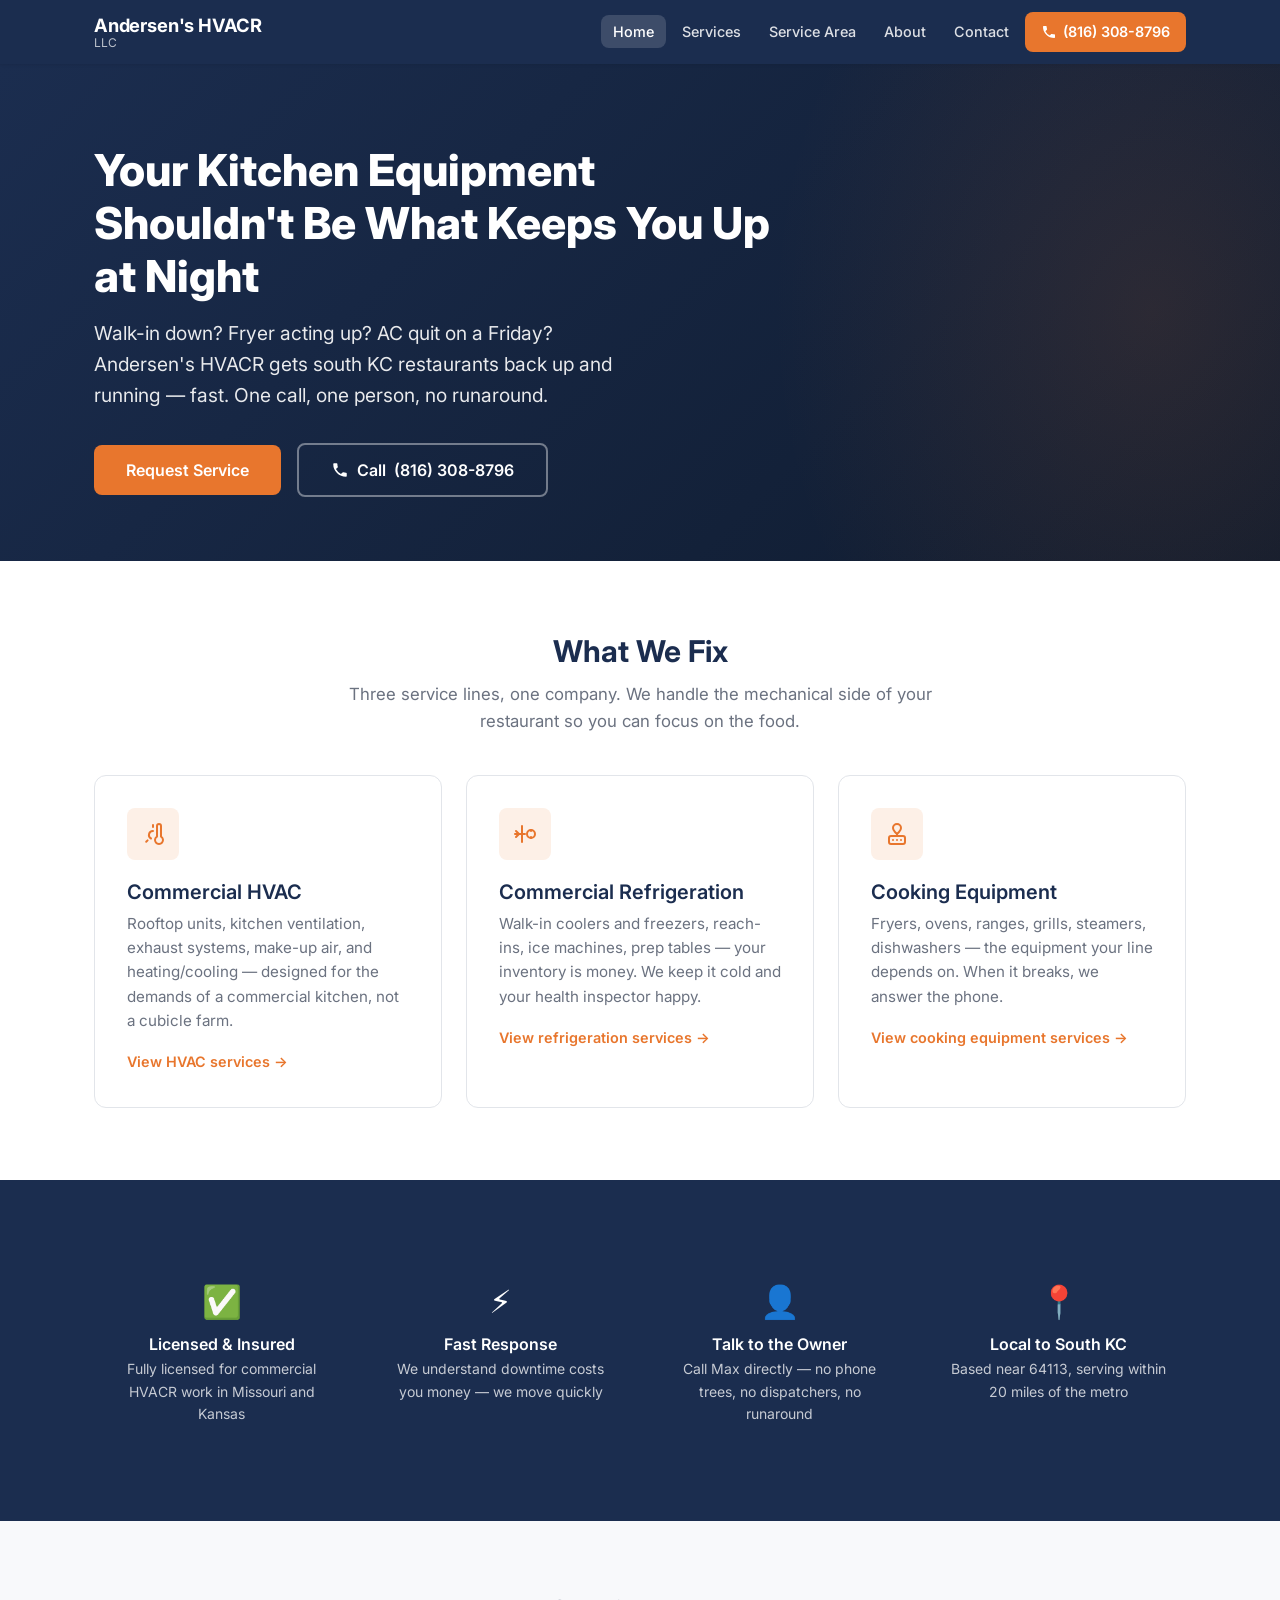
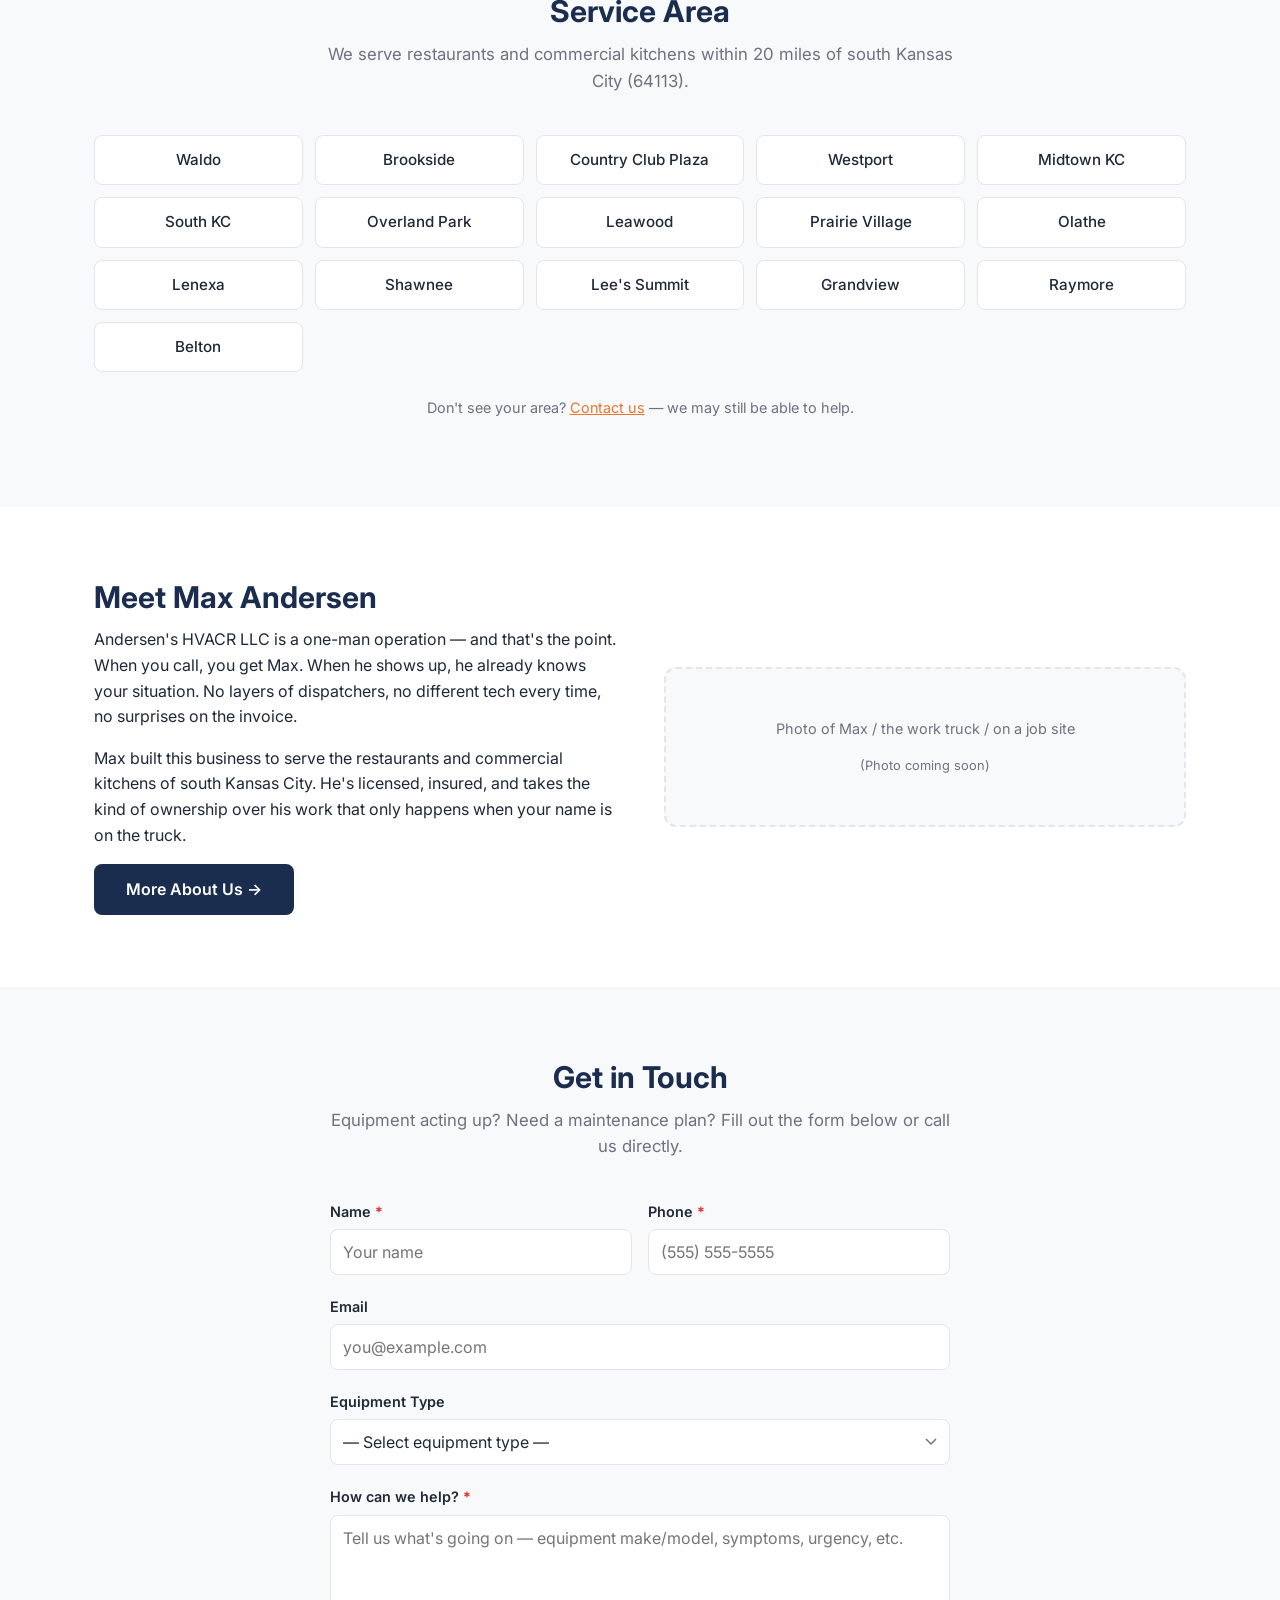
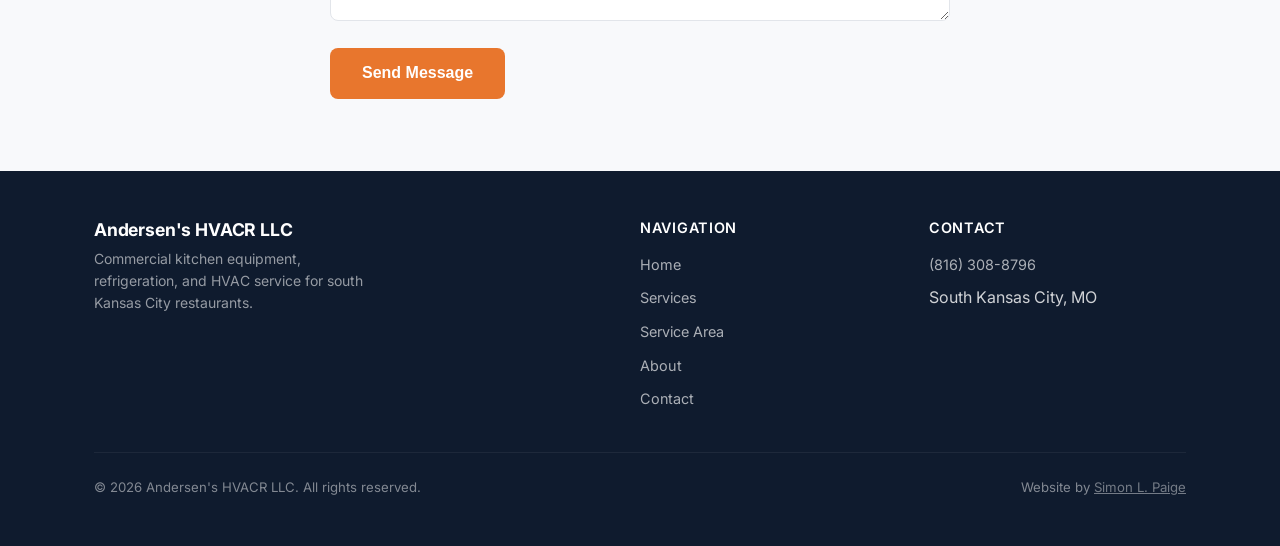
<file: index.html>
<!DOCTYPE html>
<html lang="en">
<head>
    <meta charset="UTF-8">
    <meta name="viewport" content="width=device-width, initial-scale=1.0">
    <meta name="description" content="Andersen's HVACR LLC — Commercial kitchen equipment, refrigeration, and HVAC service for restaurants in south Kansas City. Fast response, licensed &amp; insured.">
    <meta name="theme-color" content="#1b2d4f">

    <!-- Open Graph -->
    <meta property="og:title" content="Andersen's HVACR LLC — Restaurant Equipment &amp; HVAC Service">
    <meta property="og:description" content="Commercial kitchen equipment, refrigeration, and HVAC service for restaurants in south Kansas City.">
    <meta property="og:type" content="website">
    <meta property="og:url" content="https://simonlpaige.github.io/andersen-hvacr/">
    <meta property="og:image" content="https://simonlpaige.github.io/andersen-hvacr/img/og-image.jpg">

    <title>Andersen's HVACR LLC — Restaurant Equipment &amp; HVAC Service | South KC</title>

    <link rel="preconnect" href="https://fonts.googleapis.com">
    <link rel="preconnect" href="https://fonts.gstatic.com" crossorigin>
    <link href="https://fonts.googleapis.com/css2?family=Inter:wght@400;500;600;700;800&display=swap" rel="stylesheet">
    <link rel="stylesheet" href="css/style.css">

    <!-- Structured Data (LocalBusiness) -->
    <script type="application/ld+json">
    {
        "@context": "https://schema.org",
        "@type": "LocalBusiness",
        "name": "Andersen's HVACR LLC",
        "description": "Commercial kitchen equipment, refrigeration, and HVAC service for restaurants in the Kansas City metro area.",
        "url": "https://simonlpaige.github.io/andersen-hvacr/",
        "telephone": "(816) 308-8796",
        "address": {
            "@type": "PostalAddress",
            "addressLocality": "Kansas City",
            "addressRegion": "MO",
            "postalCode": "64113"
        },
        "areaServed": {
            "@type": "GeoCircle",
            "geoMidpoint": {
                "@type": "GeoCoordinates",
                "latitude": 39.0119,
                "longitude": -94.5923
            },
            "geoRadius": "32186"
        },
        "serviceType": ["HVAC", "Commercial Refrigeration", "Commercial Cooking Equipment Repair"],
        "image": "https://simonlpaige.github.io/andersen-hvacr/img/og-image.jpg"
    }
    </script>
</head>
<body>

    <!-- Skip Navigation (ADA) -->
    <a href="#main" class="skip-link">Skip to main content</a>

    <!-- Header -->
    <header role="banner">
        <nav aria-label="Main navigation">
            <div class="container nav-inner">
                <a href="index.html" class="logo" aria-label="Andersen's HVACR LLC home">
                    <span class="logo-text">Andersen's HVACR<span class="logo-llc">LLC</span></span>
                </a>
                <button class="menu-toggle" aria-expanded="false" aria-controls="nav-menu" aria-label="Toggle menu">
                    <span class="hamburger"></span>
                </button>
                <ul id="nav-menu" class="nav-links" role="list">
                    <li><a href="index.html" class="active">Home</a></li>
                    <li><a href="services.html">Services</a></li>
                    <li><a href="area.html">Service Area</a></li>
                    <li><a href="about.html">About</a></li>
                    <li><a href="contact.html">Contact</a></li>
                    <li>
                        <a href="tel:8163088796" class="nav-cta" data-config="phone-link">
                            <svg xmlns="http://www.w3.org/2000/svg" viewBox="0 0 24 24" fill="currentColor" aria-hidden="true"><path d="M6.62 10.79a15.05 15.05 0 006.59 6.59l2.2-2.2a1 1 0 011.01-.24c1.12.37 2.33.57 3.58.57a1 1 0 011 1V20a1 1 0 01-1 1A17 17 0 013 4a1 1 0 011-1h3.5a1 1 0 011 1c0 1.25.2 2.46.57 3.58a1 1 0 01-.24 1.01l-2.2 2.2z"/></svg>
                            <span data-config="phone">(816) 308-8796</span>
                        </a>
                    </li>
                </ul>
            </div>
        </nav>
    </header>

    <!-- Hero -->
    <section class="hero" aria-labelledby="hero-heading">
        <div class="container">
            <h1 id="hero-heading">Your Kitchen Equipment Shouldn't Be What Keeps You Up at Night</h1>
            <p class="hero-sub">Walk-in down? Fryer acting up? AC quit on a Friday? Andersen's HVACR gets south KC restaurants back up and running — fast. One call, one person, no runaround.</p>
            <div class="hero-actions">
                <a href="contact.html" class="btn btn-primary">Request Service</a>
                <a href="tel:8163088796" class="btn btn-outline" data-config="phone-link">
                    <svg xmlns="http://www.w3.org/2000/svg" width="18" height="18" viewBox="0 0 24 24" fill="currentColor" aria-hidden="true"><path d="M6.62 10.79a15.05 15.05 0 006.59 6.59l2.2-2.2a1 1 0 011.01-.24c1.12.37 2.33.57 3.58.57a1 1 0 011 1V20a1 1 0 01-1 1A17 17 0 013 4a1 1 0 011-1h3.5a1 1 0 011 1c0 1.25.2 2.46.57 3.58a1 1 0 01-.24 1.01l-2.2 2.2z"/></svg>
                    Call <span data-config="phone">(816) 308-8796</span>
                </a>
            </div>
        </div>
    </section>

    <!-- Main Content -->
    <main id="main">

        <!-- Services Overview -->
        <section id="services" class="section" aria-labelledby="services-heading">
            <div class="container">
                <div class="section-header">
                    <h2 id="services-heading">What We Fix</h2>
                    <p>Three service lines, one company. We handle the mechanical side of your restaurant so you can focus on the food.</p>
                </div>
                <div class="card-grid" role="list">
                    <div class="service-card" role="listitem">
                        <div class="service-card-icon" aria-hidden="true">
                            <svg xmlns="http://www.w3.org/2000/svg" width="24" height="24" viewBox="0 0 24 24" fill="none" stroke="#e8762d" stroke-width="2" stroke-linecap="round" stroke-linejoin="round"><path d="M12 9a4 4 0 00-2 7.5"/><path d="M12 3v2"/><path d="M6.6 18.4l-1.4 1.4"/><path d="M20 4v10.54a4 4 0 11-4 0V4a2 2 0 014 0z"/></svg>
                        </div>
                        <h3>Commercial HVAC</h3>
                        <p>Rooftop units, kitchen ventilation, exhaust systems, make-up air, and heating/cooling — designed for the demands of a commercial kitchen, not a cubicle farm.</p>
                        <a href="services.html#hvac" class="card-link">View HVAC services &rarr;</a>
                    </div>
                    <div class="service-card" role="listitem">
                        <div class="service-card-icon" aria-hidden="true">
                            <svg xmlns="http://www.w3.org/2000/svg" width="24" height="24" viewBox="0 0 24 24" fill="none" stroke="#e8762d" stroke-width="2" stroke-linecap="round" stroke-linejoin="round"><path d="M2 12h10"/><path d="M9 4v16"/><path d="M3 9l3 3-3 3"/><circle cx="18" cy="12" r="4"/><path d="M18 8v1"/><path d="M18 15v1"/></svg>
                        </div>
                        <h3>Commercial Refrigeration</h3>
                        <p>Walk-in coolers and freezers, reach-ins, ice machines, prep tables — your inventory is money. We keep it cold and your health inspector happy.</p>
                        <a href="services.html#refrigeration" class="card-link">View refrigeration services &rarr;</a>
                    </div>
                    <div class="service-card" role="listitem">
                        <div class="service-card-icon" aria-hidden="true">
                            <svg xmlns="http://www.w3.org/2000/svg" width="24" height="24" viewBox="0 0 24 24" fill="none" stroke="#e8762d" stroke-width="2" stroke-linecap="round" stroke-linejoin="round"><path d="M12 12h.01"/><path d="M12 2a4 4 0 00-4 4c0 2 1 3 2 4l2 2 2-2c1-1 2-2 2-4a4 4 0 00-4-4z"/><rect x="4" y="14" width="16" height="8" rx="2"/><line x1="8" y1="18" x2="8" y2="18.01"/><line x1="12" y1="18" x2="12" y2="18.01"/><line x1="16" y1="18" x2="16" y2="18.01"/></svg>
                        </div>
                        <h3>Cooking Equipment</h3>
                        <p>Fryers, ovens, ranges, grills, steamers, dishwashers — the equipment your line depends on. When it breaks, we answer the phone.</p>
                        <a href="services.html#cooking" class="card-link">View cooking equipment services &rarr;</a>
                    </div>
                </div>
            </div>
        </section>

        <!-- Trust Bar -->
        <section class="section section-dark" aria-labelledby="trust-heading">
            <div class="container">
                <h2 id="trust-heading" class="sr-only">Why Choose Andersen's HVACR</h2>
                <div class="trust-bar" role="list">
                    <div class="trust-item" role="listitem">
                        <span class="trust-icon" aria-hidden="true">&#9989;</span>
                        <h3>Licensed &amp; Insured</h3>
                        <p>Fully licensed for commercial HVACR work in Missouri and Kansas</p>
                    </div>
                    <div class="trust-item" role="listitem">
                        <span class="trust-icon" aria-hidden="true">&#9889;</span>
                        <h3>Fast Response</h3>
                        <p>We understand downtime costs you money — we move quickly</p>
                    </div>
                    <div class="trust-item" role="listitem">
                        <span class="trust-icon" aria-hidden="true">&#128100;</span>
                        <h3>Talk to the Owner</h3>
                        <p>Call Max directly — no phone trees, no dispatchers, no runaround</p>
                    </div>
                    <div class="trust-item" role="listitem">
                        <span class="trust-icon" aria-hidden="true">&#128205;</span>
                        <h3>Local to South KC</h3>
                        <p>Based near 64113, serving within 20 miles of the metro</p>
                    </div>
                </div>
            </div>
        </section>

        <!-- Service Area -->
        <section id="area" class="section section-alt" aria-labelledby="area-heading">
            <div class="container">
                <div class="section-header">
                    <h2 id="area-heading">Service Area</h2>
                    <p>We serve restaurants and commercial kitchens within <span data-config="radius">20</span> miles of south Kansas City (64113).</p>
                </div>
                <div class="area-grid" data-config="area-grid" role="list">
                    <!-- Populated by JS config -->
                </div>
                <p style="text-align:center; margin-top:1.5rem; font-size:0.9rem; color:var(--color-text-light);">Don't see your area? <a href="contact.html">Contact us</a> — we may still be able to help.</p>
            </div>
        </section>

        <!-- About Preview -->
        <section id="about" class="section" aria-labelledby="about-heading">
            <div class="container">
                <div class="about-content">
                    <div class="about-text">
                        <h2 id="about-heading">Meet Max Andersen</h2>
                        <p>Andersen's HVACR LLC is a one-man operation — and that's the point. When you call, you get Max. When he shows up, he already knows your situation. No layers of dispatchers, no different tech every time, no surprises on the invoice.</p>
                        <p>Max built this business to serve the restaurants and commercial kitchens of south Kansas City. He's licensed, insured, and takes the kind of ownership over his work that only happens when your name is on the truck.</p>
                        <a href="about.html" class="btn btn-dark">More About Us &rarr;</a>
                    </div>
                    <div class="about-placeholder" aria-hidden="true">
                        <p>Photo of Max / the work truck / on a job site</p>
                        <p style="font-size:0.8rem; margin-top:0.5rem; margin-bottom:0;">(Photo coming soon)</p>
                    </div>
                </div>
            </div>
        </section>

        <!-- Contact CTA -->
        <section id="contact" class="section section-alt" aria-labelledby="contact-heading">
            <div class="container">
                <div class="section-header">
                    <h2 id="contact-heading">Get in Touch</h2>
                    <p>Equipment acting up? Need a maintenance plan? Fill out the form below or call us directly.</p>
                </div>
                <form action="https://formspree.io/f/xyzformid" method="POST" class="contact-form" novalidate>
                    <div class="form-row">
                        <div class="form-group">
                            <label for="name">Name <span class="required" aria-label="required">*</span></label>
                            <input type="text" id="name" name="name" required autocomplete="name" placeholder="Your name">
                        </div>
                        <div class="form-group">
                            <label for="phone">Phone <span class="required" aria-label="required">*</span></label>
                            <input type="tel" id="phone" name="phone" required autocomplete="tel" placeholder="(555) 555-5555">
                        </div>
                    </div>
                    <div class="form-group">
                        <label for="email">Email</label>
                        <input type="email" id="email" name="email" autocomplete="email" placeholder="you@example.com">
                    </div>
                    <div class="form-group">
                        <label for="equipment">Equipment Type</label>
                        <select id="equipment" name="equipment" data-config="equipment-select">
                            <option value="">— Select equipment type —</option>
                            <!-- Options populated by JS config -->
                        </select>
                    </div>
                    <div class="form-group">
                        <label for="message">How can we help? <span class="required" aria-label="required">*</span></label>
                        <textarea id="message" name="message" rows="4" required placeholder="Tell us what's going on — equipment make/model, symptoms, urgency, etc."></textarea>
                    </div>
                    <button type="submit" class="btn btn-primary">Send Message</button>
                </form>
            </div>
        </section>

    </main>

    <!-- Footer -->
    <footer role="contentinfo">
        <div class="container">
            <div class="footer-inner">
                <div class="footer-brand">
                    <span class="logo-text" data-config="name">Andersen's HVACR LLC</span>
                    <p>Commercial kitchen equipment, refrigeration, and HVAC service for south Kansas City restaurants.</p>
                </div>
                <div class="footer-col">
                    <h4>Navigation</h4>
                    <ul>
                        <li><a href="index.html">Home</a></li>
                        <li><a href="services.html">Services</a></li>
                        <li><a href="area.html">Service Area</a></li>
                        <li><a href="about.html">About</a></li>
                        <li><a href="contact.html">Contact</a></li>
                    </ul>
                </div>
                <div class="footer-col">
                    <h4>Contact</h4>
                    <ul>
                        <li><a href="tel:8163088796" data-config="phone-link"><span data-config="phone">(816) 308-8796</span></a></li>
                        <li>South Kansas City, MO</li>
                    </ul>
                </div>
            </div>
            <div class="footer-bottom">
                <p>&copy; <span data-config="year"></span> <span data-config="name">Andersen's HVACR LLC</span>. All rights reserved.</p>
                <p class="credit">Website by <a href="https://simonlpaige.com" target="_blank" rel="noopener">Simon L. Paige</a></p>
            </div>
        </div>
    </footer>

    <script src="js/main.js"></script>
</body>
</html>
</file>
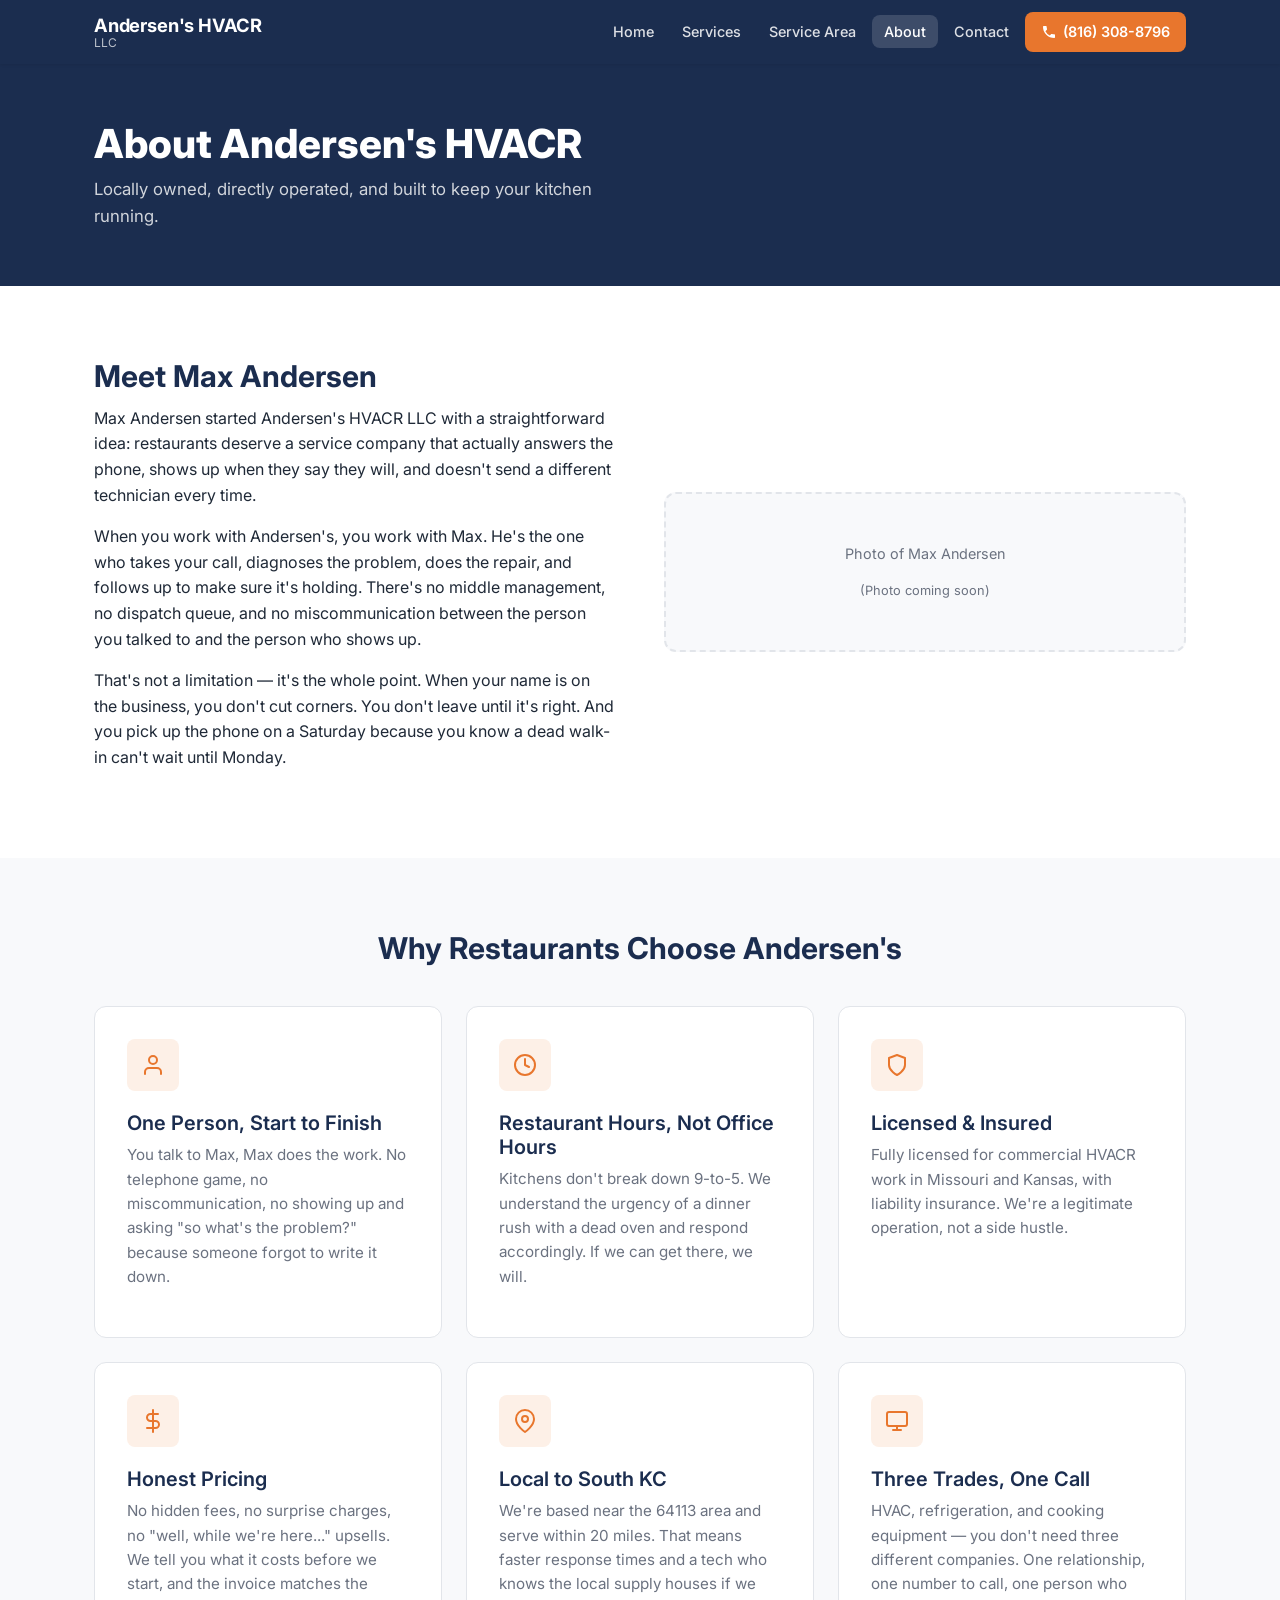
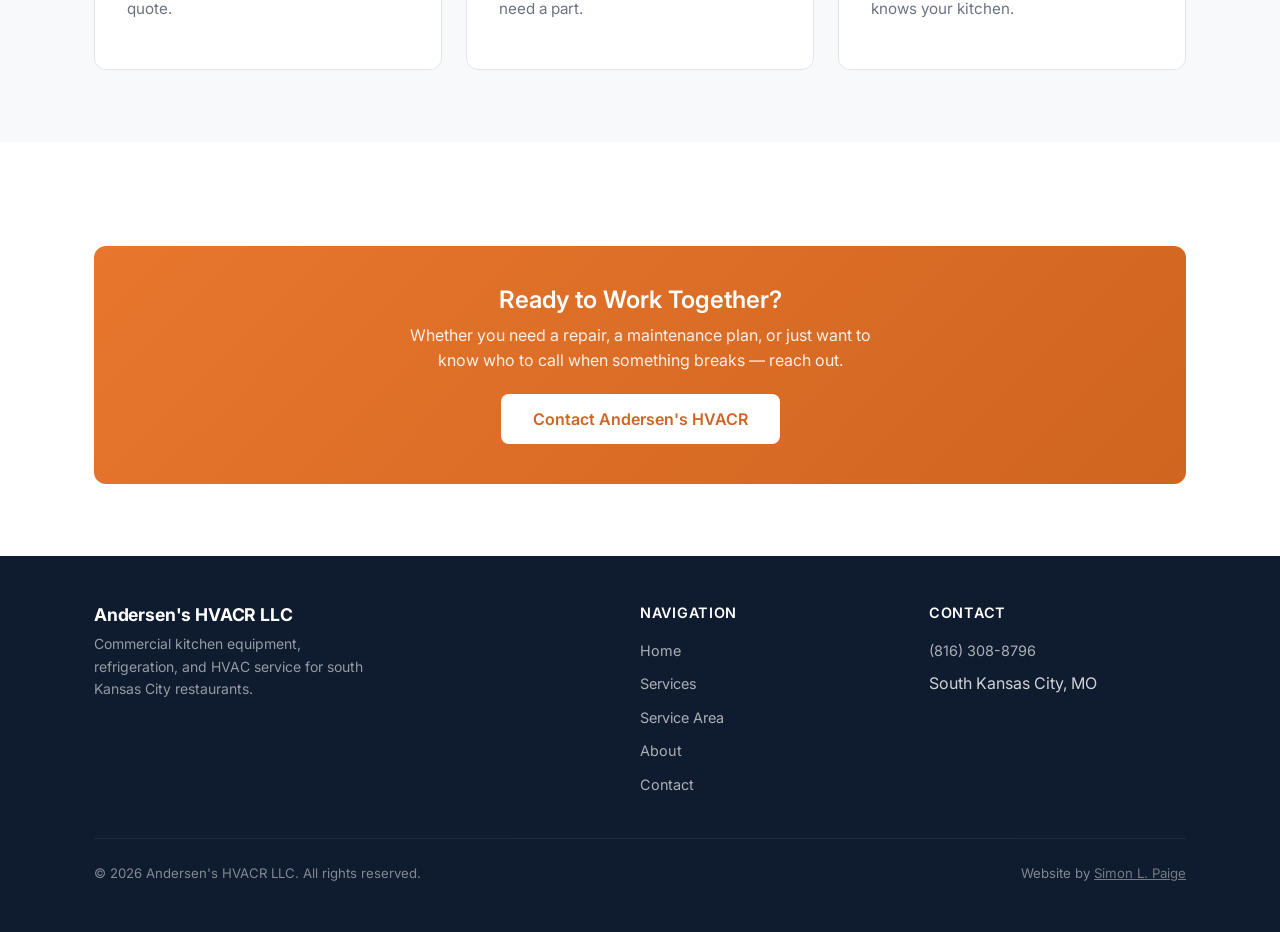
<file: about.html>
<!DOCTYPE html>
<html lang="en">
<head>
    <meta charset="UTF-8">
    <meta name="viewport" content="width=device-width, initial-scale=1.0">
    <meta name="description" content="About Andersen's HVACR LLC — owned and operated by Max Andersen, serving south Kansas City restaurants with commercial HVAC, refrigeration, and cooking equipment service.">
    <meta name="theme-color" content="#1b2d4f">

    <meta property="og:title" content="About — Andersen's HVACR LLC">
    <meta property="og:description" content="Locally owned by Max Andersen. Licensed, insured, and built to serve KC restaurants.">
    <meta property="og:type" content="website">

    <title>About — Andersen's HVACR LLC</title>

    <link rel="preconnect" href="https://fonts.googleapis.com">
    <link rel="preconnect" href="https://fonts.gstatic.com" crossorigin>
    <link href="https://fonts.googleapis.com/css2?family=Inter:wght@400;500;600;700;800&display=swap" rel="stylesheet">
    <link rel="stylesheet" href="css/style.css">

    <script type="application/ld+json">
    {
        "@context": "https://schema.org",
        "@type": "LocalBusiness",
        "name": "Andersen's HVACR LLC",
        "description": "Commercial kitchen equipment, refrigeration, and HVAC service for restaurants in the Kansas City metro area.",
        "url": "https://simonlpaige.github.io/andersen-hvacr/",
        "telephone": "(816) 308-8796",
        "address": {
            "@type": "PostalAddress",
            "addressLocality": "Kansas City",
            "addressRegion": "MO",
            "postalCode": "64113"
        }
    }
    </script>
</head>
<body>

    <a href="#main" class="skip-link">Skip to main content</a>

    <!-- Header -->
    <header role="banner">
        <nav aria-label="Main navigation">
            <div class="container nav-inner">
                <a href="index.html" class="logo" aria-label="Andersen's HVACR LLC home">
                    <span class="logo-text">Andersen's HVACR<span class="logo-llc">LLC</span></span>
                </a>
                <button class="menu-toggle" aria-expanded="false" aria-controls="nav-menu" aria-label="Toggle menu">
                    <span class="hamburger"></span>
                </button>
                <ul id="nav-menu" class="nav-links" role="list">
                    <li><a href="index.html">Home</a></li>
                    <li><a href="services.html">Services</a></li>
                    <li><a href="area.html">Service Area</a></li>
                    <li><a href="about.html" class="active">About</a></li>
                    <li><a href="contact.html">Contact</a></li>
                    <li>
                        <a href="tel:8163088796" class="nav-cta" data-config="phone-link">
                            <svg xmlns="http://www.w3.org/2000/svg" viewBox="0 0 24 24" fill="currentColor" aria-hidden="true"><path d="M6.62 10.79a15.05 15.05 0 006.59 6.59l2.2-2.2a1 1 0 011.01-.24c1.12.37 2.33.57 3.58.57a1 1 0 011 1V20a1 1 0 01-1 1A17 17 0 013 4a1 1 0 011-1h3.5a1 1 0 011 1c0 1.25.2 2.46.57 3.58a1 1 0 01-.24 1.01l-2.2 2.2z"/></svg>
                            <span data-config="phone">(816) 308-8796</span>
                        </a>
                    </li>
                </ul>
            </div>
        </nav>
    </header>

    <!-- Page Header -->
    <section class="page-header" aria-labelledby="page-heading">
        <div class="container">
            <h1 id="page-heading">About Andersen's HVACR</h1>
            <p>Locally owned, directly operated, and built to keep your kitchen running.</p>
        </div>
    </section>

    <main id="main">

        <!-- Owner Story -->
        <section class="section" aria-labelledby="owner-heading">
            <div class="container">
                <div class="about-content">
                    <div class="about-text">
                        <h2 id="owner-heading">Meet Max Andersen</h2>
                        <p>Max Andersen started Andersen's HVACR LLC with a straightforward idea: restaurants deserve a service company that actually answers the phone, shows up when they say they will, and doesn't send a different technician every time.</p>
                        <p>When you work with Andersen's, you work with Max. He's the one who takes your call, diagnoses the problem, does the repair, and follows up to make sure it's holding. There's no middle management, no dispatch queue, and no miscommunication between the person you talked to and the person who shows up.</p>
                        <p>That's not a limitation — it's the whole point. When your name is on the business, you don't cut corners. You don't leave until it's right. And you pick up the phone on a Saturday because you know a dead walk-in can't wait until Monday.</p>
                    </div>
                    <div class="about-placeholder" aria-hidden="true">
                        <p>Photo of Max Andersen</p>
                        <p style="font-size:0.8rem; margin-top:0.5rem; margin-bottom:0;">(Photo coming soon)</p>
                    </div>
                </div>
            </div>
        </section>

        <!-- Why Choose Us -->
        <section class="section section-alt" aria-labelledby="why-heading">
            <div class="container">
                <div class="section-header">
                    <h2 id="why-heading">Why Restaurants Choose Andersen's</h2>
                </div>
                <div class="card-grid" role="list">
                    <div class="service-card" role="listitem">
                        <div class="service-card-icon" aria-hidden="true">
                            <svg xmlns="http://www.w3.org/2000/svg" width="24" height="24" viewBox="0 0 24 24" fill="none" stroke="#e8762d" stroke-width="2" stroke-linecap="round" stroke-linejoin="round"><path d="M20 21v-2a4 4 0 00-4-4H8a4 4 0 00-4 4v2"/><circle cx="12" cy="7" r="4"/></svg>
                        </div>
                        <h3>One Person, Start to Finish</h3>
                        <p>You talk to Max, Max does the work. No telephone game, no miscommunication, no showing up and asking "so what's the problem?" because someone forgot to write it down.</p>
                    </div>
                    <div class="service-card" role="listitem">
                        <div class="service-card-icon" aria-hidden="true">
                            <svg xmlns="http://www.w3.org/2000/svg" width="24" height="24" viewBox="0 0 24 24" fill="none" stroke="#e8762d" stroke-width="2" stroke-linecap="round" stroke-linejoin="round"><circle cx="12" cy="12" r="10"/><polyline points="12 6 12 12 16 14"/></svg>
                        </div>
                        <h3>Restaurant Hours, Not Office Hours</h3>
                        <p>Kitchens don't break down 9-to-5. We understand the urgency of a dinner rush with a dead oven and respond accordingly. If we can get there, we will.</p>
                    </div>
                    <div class="service-card" role="listitem">
                        <div class="service-card-icon" aria-hidden="true">
                            <svg xmlns="http://www.w3.org/2000/svg" width="24" height="24" viewBox="0 0 24 24" fill="none" stroke="#e8762d" stroke-width="2" stroke-linecap="round" stroke-linejoin="round"><path d="M12 22s8-4 8-10V5l-8-3-8 3v7c0 6 8 10 8 10z"/></svg>
                        </div>
                        <h3>Licensed &amp; Insured</h3>
                        <p>Fully licensed for commercial HVACR work in Missouri and Kansas, with liability insurance. We're a legitimate operation, not a side hustle.</p>
                    </div>
                    <div class="service-card" role="listitem">
                        <div class="service-card-icon" aria-hidden="true">
                            <svg xmlns="http://www.w3.org/2000/svg" width="24" height="24" viewBox="0 0 24 24" fill="none" stroke="#e8762d" stroke-width="2" stroke-linecap="round" stroke-linejoin="round"><line x1="12" y1="1" x2="12" y2="23"/><path d="M17 5H9.5a3.5 3.5 0 000 7h5a3.5 3.5 0 010 7H6"/></svg>
                        </div>
                        <h3>Honest Pricing</h3>
                        <p>No hidden fees, no surprise charges, no "well, while we're here..." upsells. We tell you what it costs before we start, and the invoice matches the quote.</p>
                    </div>
                    <div class="service-card" role="listitem">
                        <div class="service-card-icon" aria-hidden="true">
                            <svg xmlns="http://www.w3.org/2000/svg" width="24" height="24" viewBox="0 0 24 24" fill="none" stroke="#e8762d" stroke-width="2" stroke-linecap="round" stroke-linejoin="round"><path d="M21 10c0 7-9 13-9 13s-9-6-9-13a9 9 0 0118 0z"/><circle cx="12" cy="10" r="3"/></svg>
                        </div>
                        <h3>Local to South KC</h3>
                        <p>We're based near the 64113 area and serve within 20 miles. That means faster response times and a tech who knows the local supply houses if we need a part.</p>
                    </div>
                    <div class="service-card" role="listitem">
                        <div class="service-card-icon" aria-hidden="true">
                            <svg xmlns="http://www.w3.org/2000/svg" width="24" height="24" viewBox="0 0 24 24" fill="none" stroke="#e8762d" stroke-width="2" stroke-linecap="round" stroke-linejoin="round"><rect x="2" y="3" width="20" height="14" rx="2"/><line x1="8" y1="21" x2="16" y2="21"/><line x1="12" y1="17" x2="12" y2="21"/></svg>
                        </div>
                        <h3>Three Trades, One Call</h3>
                        <p>HVAC, refrigeration, and cooking equipment — you don't need three different companies. One relationship, one number to call, one person who knows your kitchen.</p>
                    </div>
                </div>
            </div>
        </section>

        <!-- CTA -->
        <section class="section" aria-labelledby="cta-heading">
            <div class="container">
                <div class="emergency-callout">
                    <h3 id="cta-heading">Ready to Work Together?</h3>
                    <p>Whether you need a repair, a maintenance plan, or just want to know who to call when something breaks — reach out.</p>
                    <a href="contact.html" class="btn">Contact Andersen's HVACR</a>
                </div>
            </div>
        </section>

    </main>

    <!-- Footer -->
    <footer role="contentinfo">
        <div class="container">
            <div class="footer-inner">
                <div class="footer-brand">
                    <span class="logo-text" data-config="name">Andersen's HVACR LLC</span>
                    <p>Commercial kitchen equipment, refrigeration, and HVAC service for south Kansas City restaurants.</p>
                </div>
                <div class="footer-col">
                    <h4>Navigation</h4>
                    <ul>
                        <li><a href="index.html">Home</a></li>
                        <li><a href="services.html">Services</a></li>
                        <li><a href="area.html">Service Area</a></li>
                        <li><a href="about.html">About</a></li>
                        <li><a href="contact.html">Contact</a></li>
                    </ul>
                </div>
                <div class="footer-col">
                    <h4>Contact</h4>
                    <ul>
                        <li><a href="tel:8163088796" data-config="phone-link"><span data-config="phone">(816) 308-8796</span></a></li>
                        <li>South Kansas City, MO</li>
                    </ul>
                </div>
            </div>
            <div class="footer-bottom">
                <p>&copy; <span data-config="year"></span> <span data-config="name">Andersen's HVACR LLC</span>. All rights reserved.</p>
                <p class="credit">Website by <a href="https://simonlpaige.com" target="_blank" rel="noopener">Simon L. Paige</a></p>
            </div>
        </div>
    </footer>

    <script src="js/main.js"></script>
</body>
</html>
</file>
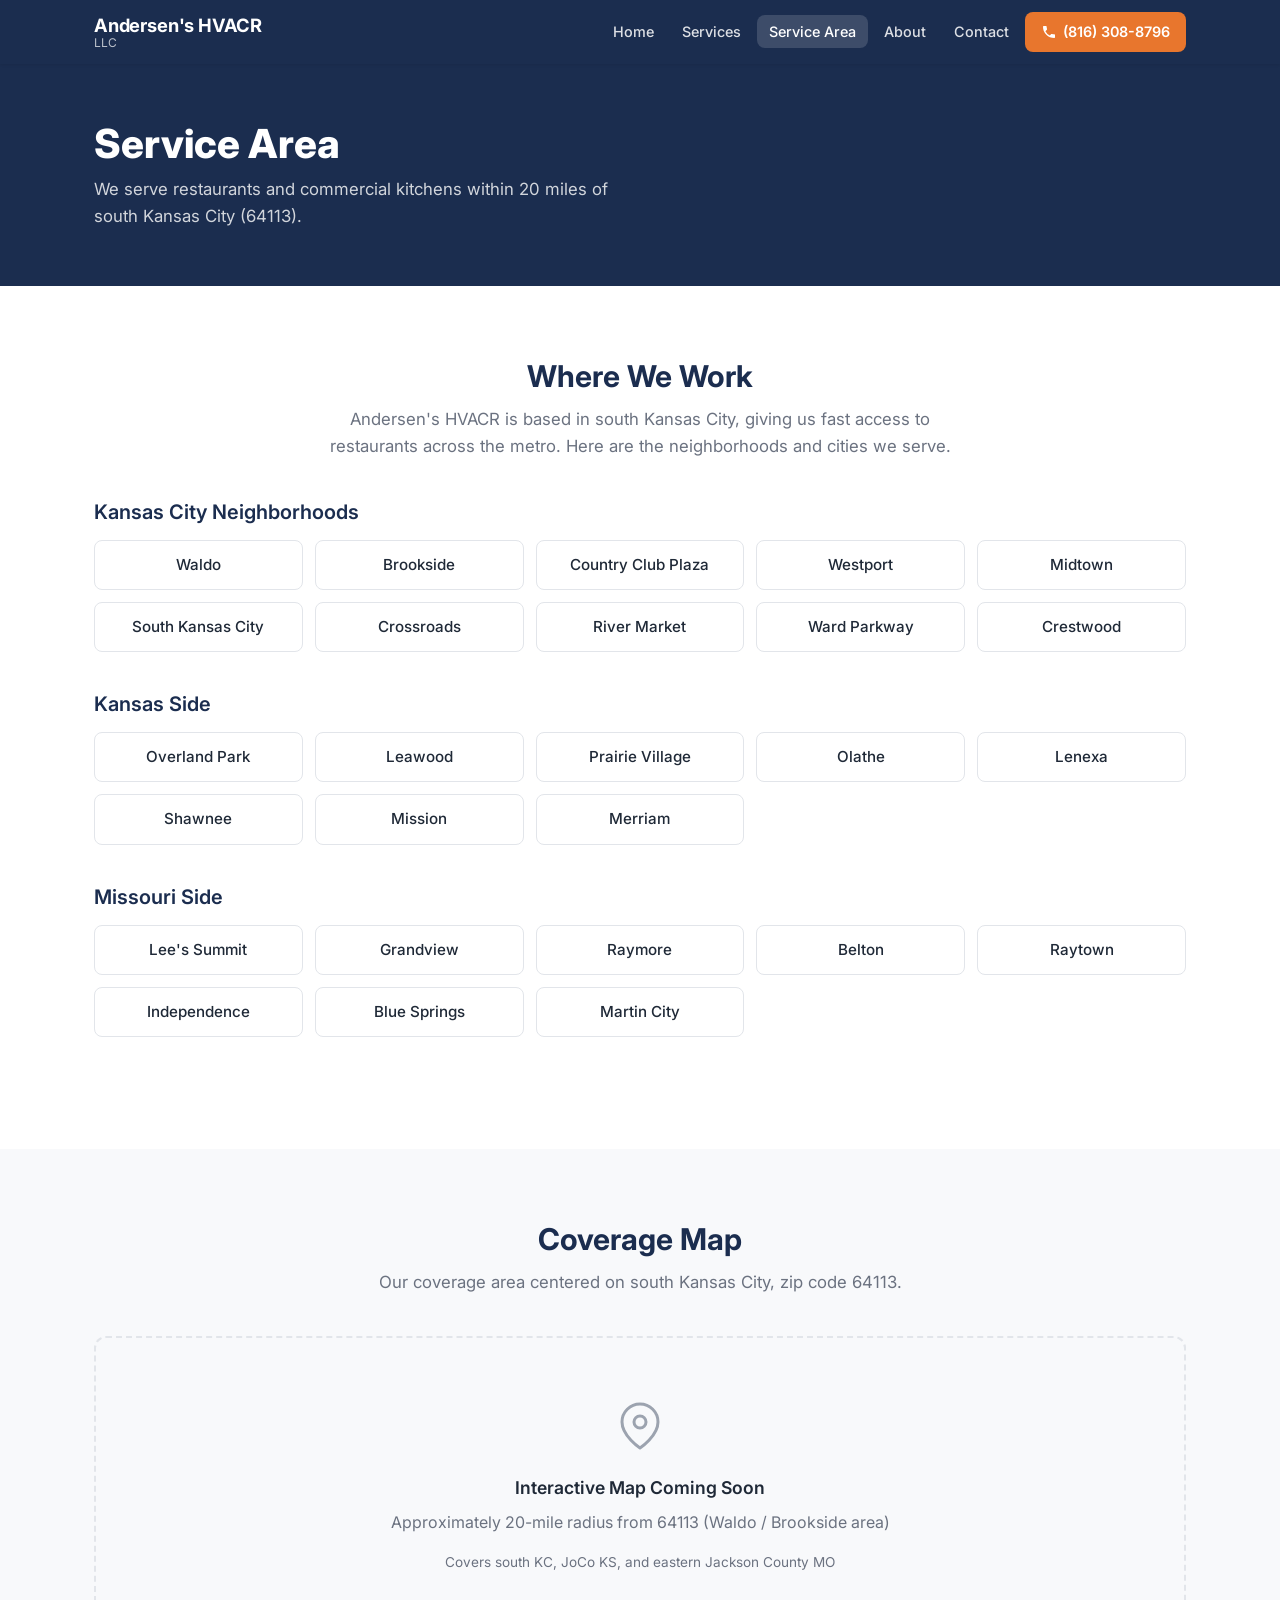
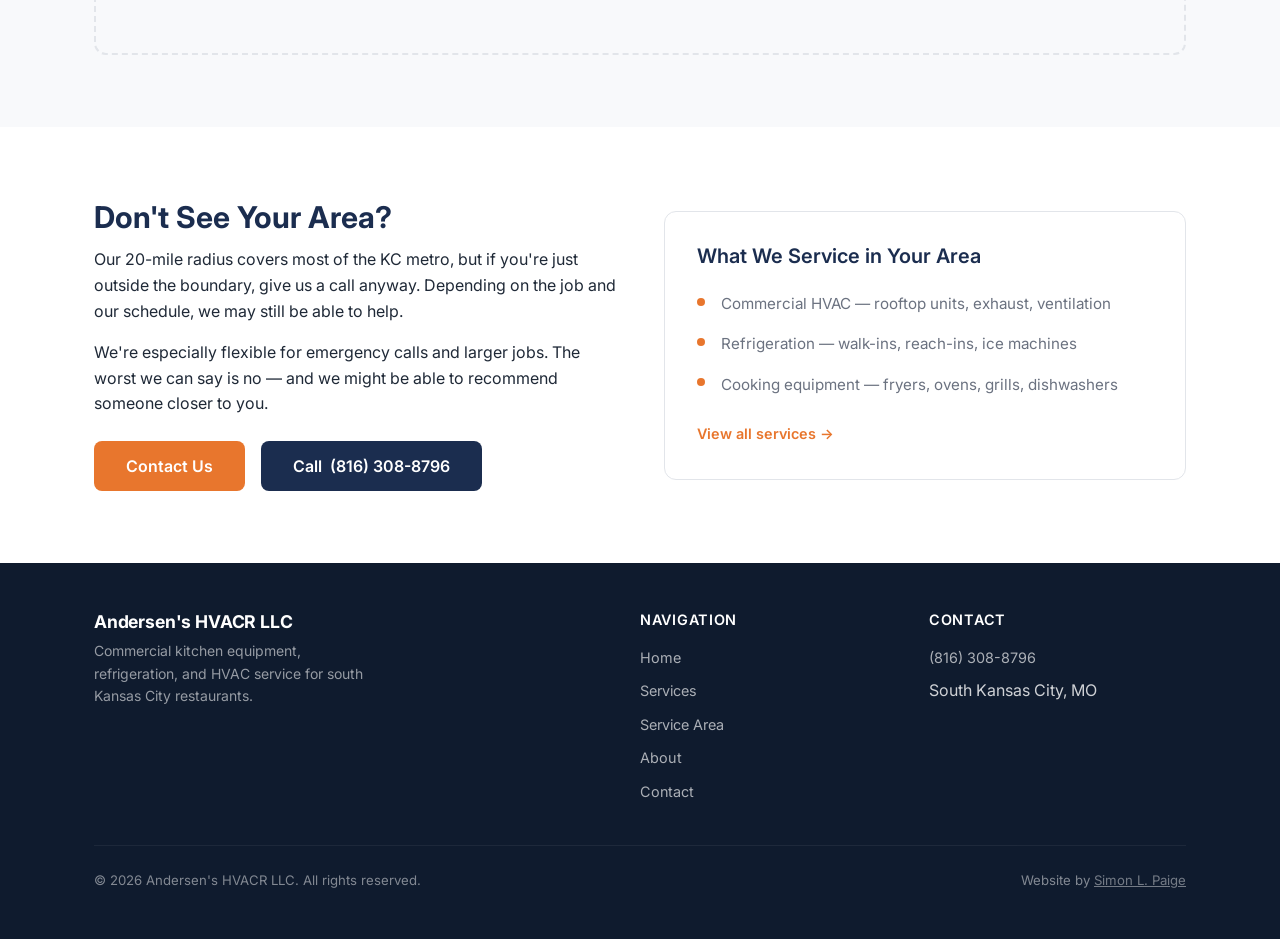
<file: area.html>
<!DOCTYPE html>
<html lang="en">
<head>
    <meta charset="UTF-8">
    <meta name="viewport" content="width=device-width, initial-scale=1.0">
    <meta name="description" content="Andersen's HVACR LLC service area — commercial HVAC, refrigeration, and cooking equipment service within 20 miles of south Kansas City including Overland Park, Leawood, Lee's Summit, Waldo, Brookside, and the Plaza.">
    <meta name="theme-color" content="#1b2d4f">

    <meta property="og:title" content="Service Area — Andersen's HVACR LLC">
    <meta property="og:description" content="Serving restaurants within 20 miles of south Kansas City — Overland Park, Leawood, Waldo, Brookside, Plaza, Lee's Summit, and more.">
    <meta property="og:type" content="website">

    <title>Service Area — Andersen's HVACR LLC</title>

    <link rel="preconnect" href="https://fonts.googleapis.com">
    <link rel="preconnect" href="https://fonts.gstatic.com" crossorigin>
    <link href="https://fonts.googleapis.com/css2?family=Inter:wght@400;500;600;700;800&display=swap" rel="stylesheet">
    <link rel="stylesheet" href="css/style.css">

    <script type="application/ld+json">
    {
        "@context": "https://schema.org",
        "@type": "LocalBusiness",
        "name": "Andersen's HVACR LLC",
        "description": "Commercial kitchen equipment, refrigeration, and HVAC service for restaurants in the Kansas City metro area.",
        "url": "https://simonlpaige.github.io/andersen-hvacr/",
        "telephone": "(816) 308-8796",
        "address": {
            "@type": "PostalAddress",
            "addressLocality": "Kansas City",
            "addressRegion": "MO",
            "postalCode": "64113"
        },
        "areaServed": [
            { "@type": "City", "name": "Kansas City", "addressRegion": "MO" },
            { "@type": "City", "name": "Overland Park", "addressRegion": "KS" },
            { "@type": "City", "name": "Leawood", "addressRegion": "KS" },
            { "@type": "City", "name": "Prairie Village", "addressRegion": "KS" },
            { "@type": "City", "name": "Olathe", "addressRegion": "KS" },
            { "@type": "City", "name": "Lenexa", "addressRegion": "KS" },
            { "@type": "City", "name": "Shawnee", "addressRegion": "KS" },
            { "@type": "City", "name": "Lee's Summit", "addressRegion": "MO" },
            { "@type": "City", "name": "Grandview", "addressRegion": "MO" },
            { "@type": "City", "name": "Raymore", "addressRegion": "MO" },
            { "@type": "City", "name": "Belton", "addressRegion": "MO" }
        ]
    }
    </script>
</head>
<body>

    <a href="#main" class="skip-link">Skip to main content</a>

    <!-- Header -->
    <header role="banner">
        <nav aria-label="Main navigation">
            <div class="container nav-inner">
                <a href="index.html" class="logo" aria-label="Andersen's HVACR LLC home">
                    <span class="logo-text">Andersen's HVACR<span class="logo-llc">LLC</span></span>
                </a>
                <button class="menu-toggle" aria-expanded="false" aria-controls="nav-menu" aria-label="Toggle menu">
                    <span class="hamburger"></span>
                </button>
                <ul id="nav-menu" class="nav-links" role="list">
                    <li><a href="index.html">Home</a></li>
                    <li><a href="services.html">Services</a></li>
                    <li><a href="area.html" class="active">Service Area</a></li>
                    <li><a href="about.html">About</a></li>
                    <li><a href="contact.html">Contact</a></li>
                    <li>
                        <a href="tel:8163088796" class="nav-cta" data-config="phone-link">
                            <svg xmlns="http://www.w3.org/2000/svg" viewBox="0 0 24 24" fill="currentColor" aria-hidden="true"><path d="M6.62 10.79a15.05 15.05 0 006.59 6.59l2.2-2.2a1 1 0 011.01-.24c1.12.37 2.33.57 3.58.57a1 1 0 011 1V20a1 1 0 01-1 1A17 17 0 013 4a1 1 0 011-1h3.5a1 1 0 011 1c0 1.25.2 2.46.57 3.58a1 1 0 01-.24 1.01l-2.2 2.2z"/></svg>
                            <span data-config="phone">(816) 308-8796</span>
                        </a>
                    </li>
                </ul>
            </div>
        </nav>
    </header>

    <!-- Page Header -->
    <section class="page-header" aria-labelledby="page-heading">
        <div class="container">
            <h1 id="page-heading">Service Area</h1>
            <p>We serve restaurants and commercial kitchens within <span data-config="radius">20</span> miles of south Kansas City (64113).</p>
        </div>
    </section>

    <main id="main">

        <!-- Area Overview -->
        <section class="section" aria-labelledby="area-heading">
            <div class="container">
                <div class="section-header">
                    <h2 id="area-heading">Where We Work</h2>
                    <p>Andersen's HVACR is based in south Kansas City, giving us fast access to restaurants across the metro. Here are the neighborhoods and cities we serve.</p>
                </div>

                <h3 style="margin-bottom: 1rem;">Kansas City Neighborhoods</h3>
                <div class="area-grid" role="list" style="margin-bottom: 2.5rem;">
                    <div class="area-tag" role="listitem">Waldo</div>
                    <div class="area-tag" role="listitem">Brookside</div>
                    <div class="area-tag" role="listitem">Country Club Plaza</div>
                    <div class="area-tag" role="listitem">Westport</div>
                    <div class="area-tag" role="listitem">Midtown</div>
                    <div class="area-tag" role="listitem">South Kansas City</div>
                    <div class="area-tag" role="listitem">Crossroads</div>
                    <div class="area-tag" role="listitem">River Market</div>
                    <div class="area-tag" role="listitem">Ward Parkway</div>
                    <div class="area-tag" role="listitem">Crestwood</div>
                </div>

                <h3 style="margin-bottom: 1rem;">Kansas Side</h3>
                <div class="area-grid" role="list" style="margin-bottom: 2.5rem;">
                    <div class="area-tag" role="listitem">Overland Park</div>
                    <div class="area-tag" role="listitem">Leawood</div>
                    <div class="area-tag" role="listitem">Prairie Village</div>
                    <div class="area-tag" role="listitem">Olathe</div>
                    <div class="area-tag" role="listitem">Lenexa</div>
                    <div class="area-tag" role="listitem">Shawnee</div>
                    <div class="area-tag" role="listitem">Mission</div>
                    <div class="area-tag" role="listitem">Merriam</div>
                </div>

                <h3 style="margin-bottom: 1rem;">Missouri Side</h3>
                <div class="area-grid" role="list" style="margin-bottom: 2.5rem;">
                    <div class="area-tag" role="listitem">Lee's Summit</div>
                    <div class="area-tag" role="listitem">Grandview</div>
                    <div class="area-tag" role="listitem">Raymore</div>
                    <div class="area-tag" role="listitem">Belton</div>
                    <div class="area-tag" role="listitem">Raytown</div>
                    <div class="area-tag" role="listitem">Independence</div>
                    <div class="area-tag" role="listitem">Blue Springs</div>
                    <div class="area-tag" role="listitem">Martin City</div>
                </div>
            </div>
        </section>

        <!-- Map Placeholder -->
        <section class="section section-alt" aria-labelledby="map-heading">
            <div class="container">
                <div class="section-header">
                    <h2 id="map-heading">Coverage Map</h2>
                    <p>Our coverage area centered on south Kansas City, zip code 64113.</p>
                </div>
                <div class="map-placeholder" aria-label="Map placeholder — interactive service area map coming soon">
                    <svg xmlns="http://www.w3.org/2000/svg" width="48" height="48" viewBox="0 0 24 24" fill="none" stroke="#9ca3af" stroke-width="1.5" stroke-linecap="round" stroke-linejoin="round" style="margin: 0 auto 1rem;"><path d="M21 10c0 7-9 13-9 13s-9-6-9-13a9 9 0 0118 0z"/><circle cx="12" cy="10" r="3"/></svg>
                    <p style="font-size: 1.1rem; font-weight: 600; color: var(--color-text); margin-bottom: 0.5rem;">Interactive Map Coming Soon</p>
                    <p>Approximately 20-mile radius from 64113 (Waldo / Brookside area)</p>
                    <p style="font-size: 0.85rem;">Covers south KC, JoCo KS, and eastern Jackson County MO</p>
                </div>
            </div>
        </section>

        <!-- Not in Area -->
        <section class="section" aria-labelledby="outside-heading">
            <div class="container">
                <div class="about-content">
                    <div class="about-text">
                        <h2 id="outside-heading">Don't See Your Area?</h2>
                        <p>Our <span data-config="radius">20</span>-mile radius covers most of the KC metro, but if you're just outside the boundary, give us a call anyway. Depending on the job and our schedule, we may still be able to help.</p>
                        <p>We're especially flexible for emergency calls and larger jobs. The worst we can say is no — and we might be able to recommend someone closer to you.</p>
                        <div style="margin-top: 1.5rem; display: flex; gap: 1rem; flex-wrap: wrap;">
                            <a href="contact.html" class="btn btn-primary">Contact Us</a>
                            <a href="tel:8163088796" class="btn btn-dark" data-config="phone-link">
                                Call <span data-config="phone">(816) 308-8796</span>
                            </a>
                        </div>
                    </div>
                    <div>
                        <div class="service-card">
                            <h3>What We Service in Your Area</h3>
                            <ul class="service-list">
                                <li>Commercial HVAC — rooftop units, exhaust, ventilation</li>
                                <li>Refrigeration — walk-ins, reach-ins, ice machines</li>
                                <li>Cooking equipment — fryers, ovens, grills, dishwashers</li>
                            </ul>
                            <a href="services.html" class="card-link">View all services &rarr;</a>
                        </div>
                    </div>
                </div>
            </div>
        </section>

    </main>

    <!-- Footer -->
    <footer role="contentinfo">
        <div class="container">
            <div class="footer-inner">
                <div class="footer-brand">
                    <span class="logo-text" data-config="name">Andersen's HVACR LLC</span>
                    <p>Commercial kitchen equipment, refrigeration, and HVAC service for south Kansas City restaurants.</p>
                </div>
                <div class="footer-col">
                    <h4>Navigation</h4>
                    <ul>
                        <li><a href="index.html">Home</a></li>
                        <li><a href="services.html">Services</a></li>
                        <li><a href="area.html">Service Area</a></li>
                        <li><a href="about.html">About</a></li>
                        <li><a href="contact.html">Contact</a></li>
                    </ul>
                </div>
                <div class="footer-col">
                    <h4>Contact</h4>
                    <ul>
                        <li><a href="tel:8163088796" data-config="phone-link"><span data-config="phone">(816) 308-8796</span></a></li>
                        <li>South Kansas City, MO</li>
                    </ul>
                </div>
            </div>
            <div class="footer-bottom">
                <p>&copy; <span data-config="year"></span> <span data-config="name">Andersen's HVACR LLC</span>. All rights reserved.</p>
                <p class="credit">Website by <a href="https://simonlpaige.com" target="_blank" rel="noopener">Simon L. Paige</a></p>
            </div>
        </div>
    </footer>

    <script src="js/main.js"></script>
</body>
</html>
</file>
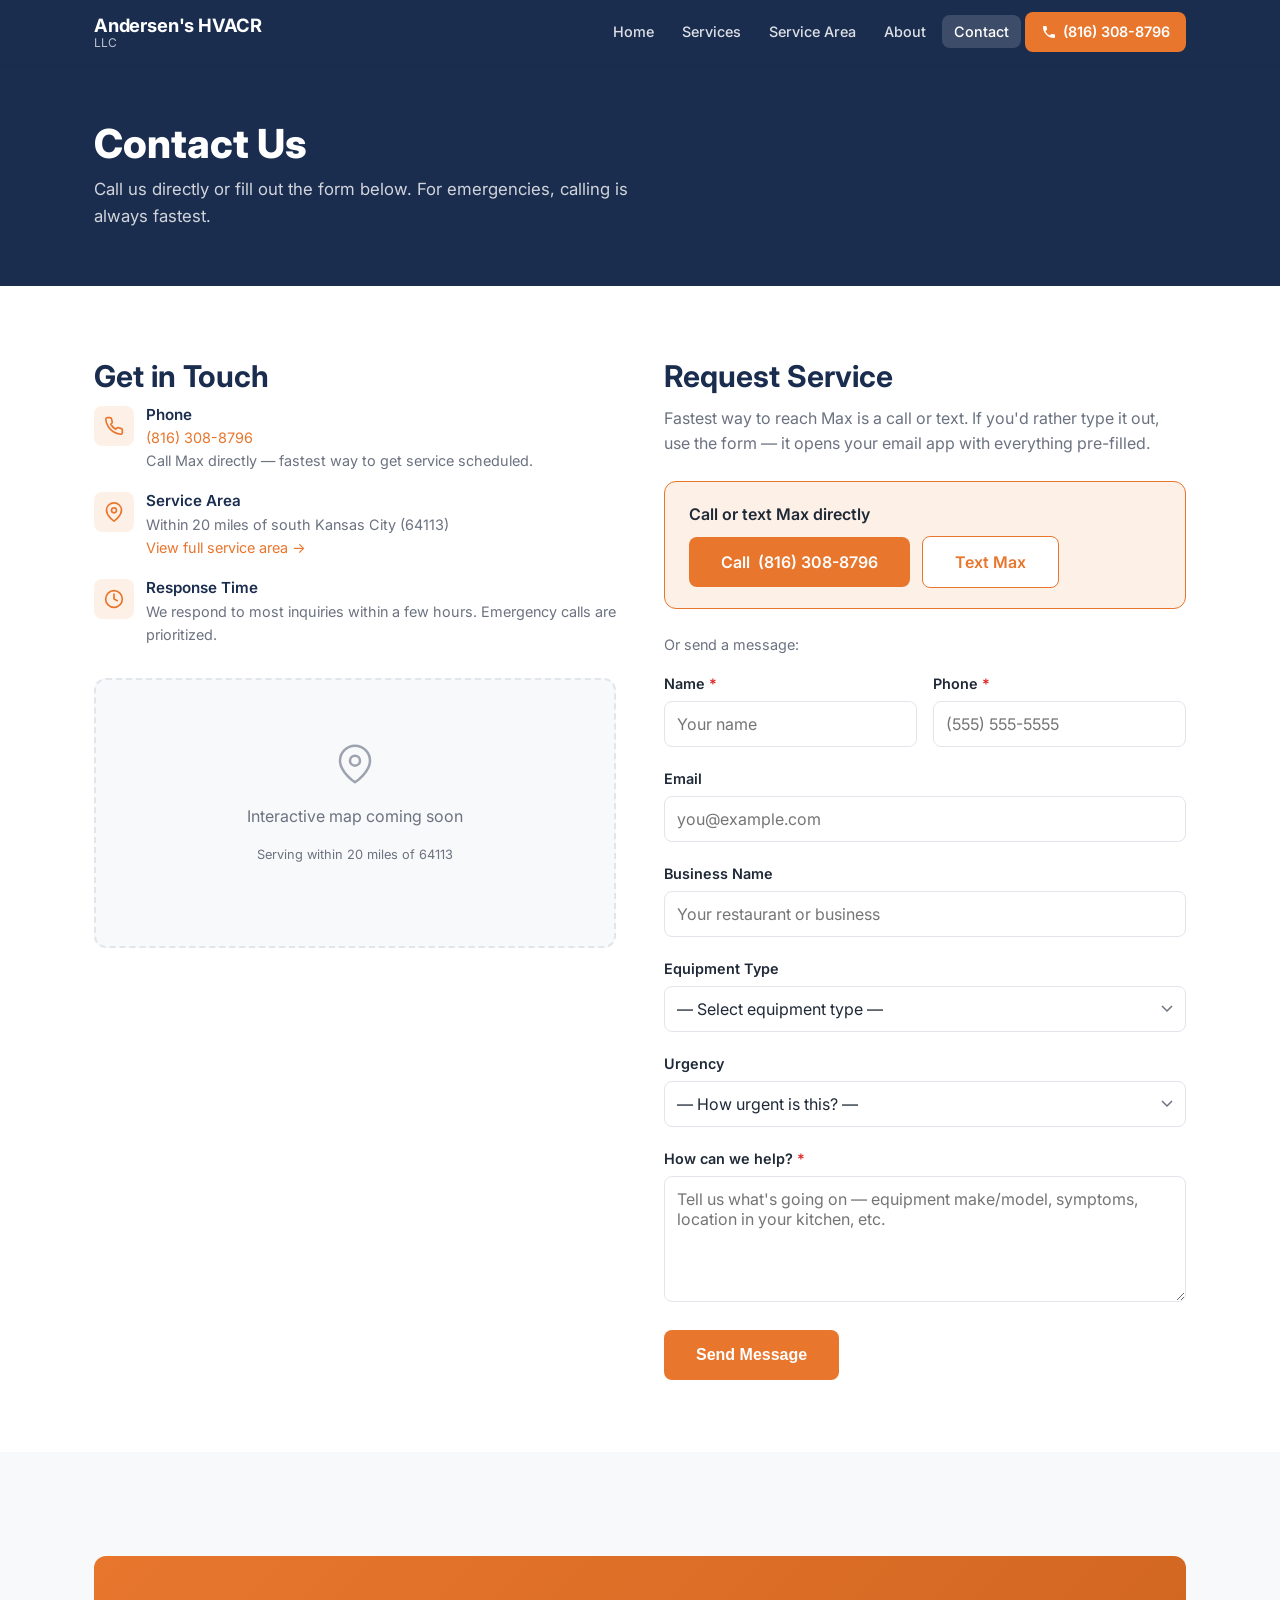
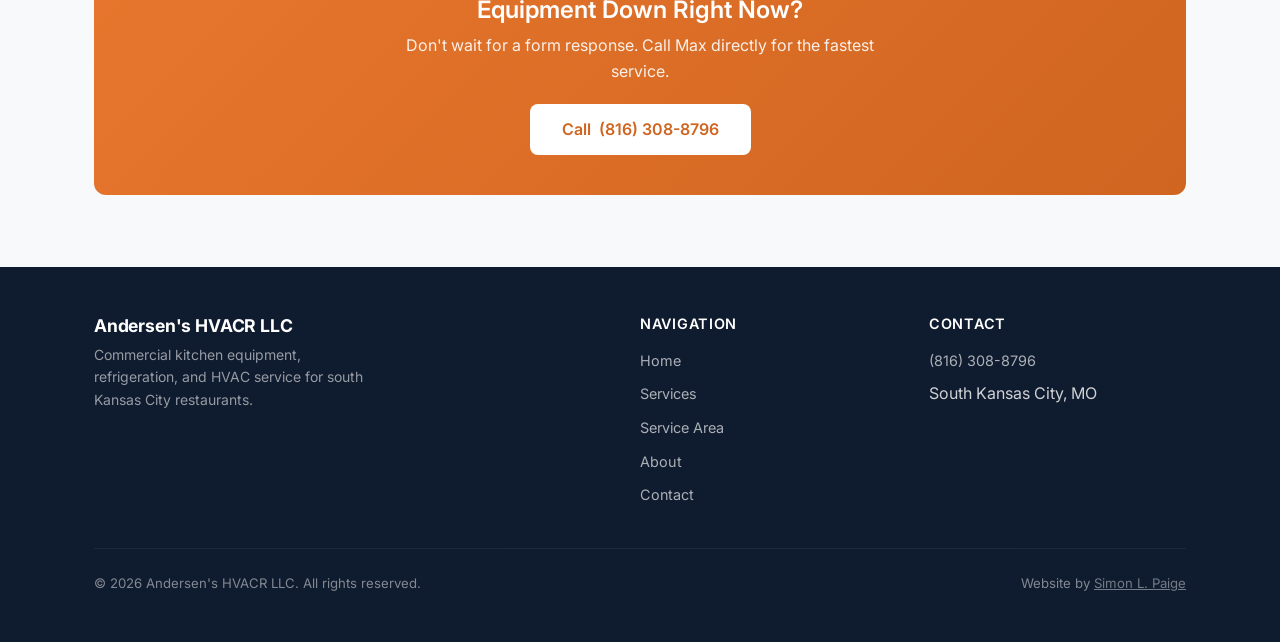
<file: contact.html>
<!DOCTYPE html>
<html lang="en">
<head>
    <meta charset="UTF-8">
    <meta name="viewport" content="width=device-width, initial-scale=1.0">
    <meta name="description" content="Contact Andersen's HVACR LLC — call (816) 308-8796 or fill out our form for commercial HVAC, refrigeration, and cooking equipment service in south Kansas City.">
    <meta name="theme-color" content="#1b2d4f">

    <meta property="og:title" content="Contact — Andersen's HVACR LLC">
    <meta property="og:description" content="Call (816) 308-8796 or request service online. Commercial HVAC, refrigeration, and cooking equipment repair in south KC.">
    <meta property="og:type" content="website">

    <title>Contact — Andersen's HVACR LLC</title>

    <link rel="preconnect" href="https://fonts.googleapis.com">
    <link rel="preconnect" href="https://fonts.gstatic.com" crossorigin>
    <link href="https://fonts.googleapis.com/css2?family=Inter:wght@400;500;600;700;800&display=swap" rel="stylesheet">
    <link rel="stylesheet" href="css/style.css">

    <script type="application/ld+json">
    {
        "@context": "https://schema.org",
        "@type": "LocalBusiness",
        "name": "Andersen's HVACR LLC",
        "description": "Commercial kitchen equipment, refrigeration, and HVAC service for restaurants in the Kansas City metro area.",
        "url": "https://simonlpaige.github.io/andersen-hvacr/",
        "telephone": "(816) 308-8796",
        "address": {
            "@type": "PostalAddress",
            "addressLocality": "Kansas City",
            "addressRegion": "MO",
            "postalCode": "64113"
        }
    }
    </script>
</head>
<body>

    <a href="#main" class="skip-link">Skip to main content</a>

    <!-- Header -->
    <header role="banner">
        <nav aria-label="Main navigation">
            <div class="container nav-inner">
                <a href="index.html" class="logo" aria-label="Andersen's HVACR LLC home">
                    <span class="logo-text">Andersen's HVACR<span class="logo-llc">LLC</span></span>
                </a>
                <button class="menu-toggle" aria-expanded="false" aria-controls="nav-menu" aria-label="Toggle menu">
                    <span class="hamburger"></span>
                </button>
                <ul id="nav-menu" class="nav-links" role="list">
                    <li><a href="index.html">Home</a></li>
                    <li><a href="services.html">Services</a></li>
                    <li><a href="area.html">Service Area</a></li>
                    <li><a href="about.html">About</a></li>
                    <li><a href="contact.html" class="active">Contact</a></li>
                    <li>
                        <a href="tel:8163088796" class="nav-cta" data-config="phone-link">
                            <svg xmlns="http://www.w3.org/2000/svg" viewBox="0 0 24 24" fill="currentColor" aria-hidden="true"><path d="M6.62 10.79a15.05 15.05 0 006.59 6.59l2.2-2.2a1 1 0 011.01-.24c1.12.37 2.33.57 3.58.57a1 1 0 011 1V20a1 1 0 01-1 1A17 17 0 013 4a1 1 0 011-1h3.5a1 1 0 011 1c0 1.25.2 2.46.57 3.58a1 1 0 01-.24 1.01l-2.2 2.2z"/></svg>
                            <span data-config="phone">(816) 308-8796</span>
                        </a>
                    </li>
                </ul>
            </div>
        </nav>
    </header>

    <!-- Page Header -->
    <section class="page-header" aria-labelledby="page-heading">
        <div class="container">
            <h1 id="page-heading">Contact Us</h1>
            <p>Call us directly or fill out the form below. For emergencies, calling is always fastest.</p>
        </div>
    </section>

    <main id="main">

        <section class="section" aria-labelledby="contact-heading">
            <div class="container">
                <div class="contact-split">
                    <!-- Contact Info -->
                    <div class="contact-info-block">
                        <h2 id="contact-heading">Get in Touch</h2>

                        <div class="contact-detail">
                            <div class="contact-detail-icon" aria-hidden="true">
                                <svg xmlns="http://www.w3.org/2000/svg" width="20" height="20" viewBox="0 0 24 24" fill="none" stroke="#e8762d" stroke-width="2" stroke-linecap="round" stroke-linejoin="round"><path d="M22 16.92v3a2 2 0 01-2.18 2 19.79 19.79 0 01-8.63-3.07 19.5 19.5 0 01-6-6A19.79 19.79 0 012.12 4.18 2 2 0 014.11 2h3a2 2 0 012 1.72c.127.96.362 1.903.7 2.81a2 2 0 01-.45 2.11L8.09 9.91a16 16 0 006 6l1.27-1.27a2 2 0 012.11-.45c.907.338 1.85.573 2.81.7A2 2 0 0122 16.92z"/></svg>
                            </div>
                            <div class="contact-detail-text">
                                <h4>Phone</h4>
                                <p><a href="tel:8163088796" data-config="phone-link"><span data-config="phone">(816) 308-8796</span></a></p>
                                <p>Call Max directly — fastest way to get service scheduled.</p>
                            </div>
                        </div>

                        <div class="contact-detail">
                            <div class="contact-detail-icon" aria-hidden="true">
                                <svg xmlns="http://www.w3.org/2000/svg" width="20" height="20" viewBox="0 0 24 24" fill="none" stroke="#e8762d" stroke-width="2" stroke-linecap="round" stroke-linejoin="round"><path d="M21 10c0 7-9 13-9 13s-9-6-9-13a9 9 0 0118 0z"/><circle cx="12" cy="10" r="3"/></svg>
                            </div>
                            <div class="contact-detail-text">
                                <h4>Service Area</h4>
                                <p>Within <span data-config="radius">20</span> miles of south Kansas City (64113)</p>
                                <p><a href="area.html">View full service area &rarr;</a></p>
                            </div>
                        </div>

                        <div class="contact-detail">
                            <div class="contact-detail-icon" aria-hidden="true">
                                <svg xmlns="http://www.w3.org/2000/svg" width="20" height="20" viewBox="0 0 24 24" fill="none" stroke="#e8762d" stroke-width="2" stroke-linecap="round" stroke-linejoin="round"><circle cx="12" cy="12" r="10"/><polyline points="12 6 12 12 16 14"/></svg>
                            </div>
                            <div class="contact-detail-text">
                                <h4>Response Time</h4>
                                <p>We respond to most inquiries within a few hours. Emergency calls are prioritized.</p>
                            </div>
                        </div>

                        <!-- Map Placeholder -->
                        <div class="map-placeholder" style="margin-top: 2rem;" aria-label="Map placeholder — service area map coming soon">
                            <svg xmlns="http://www.w3.org/2000/svg" width="40" height="40" viewBox="0 0 24 24" fill="none" stroke="#9ca3af" stroke-width="1.5" stroke-linecap="round" stroke-linejoin="round" style="margin: 0 auto 0.75rem;"><path d="M21 10c0 7-9 13-9 13s-9-6-9-13a9 9 0 0118 0z"/><circle cx="12" cy="10" r="3"/></svg>
                            <p>Interactive map coming soon</p>
                            <p style="font-size:0.8rem;">Serving within 20 miles of 64113</p>
                        </div>
                    </div>

                    <!-- Contact — Phone-First -->
                    <div>
                        <h2 id="form-heading">Request Service</h2>
                        <p style="color: var(--color-text-light); margin-bottom: 1.5rem;">Fastest way to reach Max is a call or text. If you'd rather type it out, use the form — it opens your email app with everything pre-filled.</p>

                        <!-- Phone-primary CTA block -->
                        <div style="background: var(--color-accent-light); border:1px solid var(--color-accent); border-radius: var(--radius-lg); padding: 1.25rem 1.5rem; margin-bottom: 1.5rem;">
                            <p style="font-weight:600; margin-bottom:0.5rem;">Call or text Max directly</p>
                            <a href="tel:8163088796" class="btn btn-primary" style="margin-right:0.5rem;" data-config="phone-link">
                                Call <span data-config="phone">(816) 308-8796</span>
                            </a>
                            <a href="sms:8163088796" class="btn" style="background:#fff; border:1px solid var(--color-accent); color: var(--color-accent);">
                                Text Max
                            </a>
                        </div>

                        <p style="color: var(--color-text-light); font-size:0.9rem; margin-bottom:1rem;">Or send a message:</p>
                        <!-- Contact form: posts to Resend-backed worker at https://api.groundlayer.co/contact (see web-clients/_systems/resend-contact/).
                             Falls back to mailto if JS disabled. -->
                        <form id="contact-form"
                              action="mailto:e.andersen916@gmail.com?cc=simonlpaige@gmail.com"
                              method="POST"
                              enctype="text/plain"
                              data-endpoint="https://api.groundlayer.co/contact"
                              data-client="andersen-hvacr"
                              data-to="e.andersen916@gmail.com"
                              data-cc="simonlpaige@gmail.com"
                              class="contact-form" aria-labelledby="form-heading" novalidate>
                            <div class="form-row">
                                <div class="form-group">
                                    <label for="name">Name <span class="required" aria-label="required">*</span></label>
                                    <input type="text" id="name" name="name" required autocomplete="name" placeholder="Your name">
                                </div>
                                <div class="form-group">
                                    <label for="phone">Phone <span class="required" aria-label="required">*</span></label>
                                    <input type="tel" id="phone" name="phone" required autocomplete="tel" placeholder="(555) 555-5555">
                                </div>
                            </div>
                            <div class="form-group">
                                <label for="email">Email</label>
                                <input type="email" id="email" name="email" autocomplete="email" placeholder="you@example.com">
                            </div>
                            <div class="form-group">
                                <label for="business">Business Name</label>
                                <input type="text" id="business" name="business" autocomplete="organization" placeholder="Your restaurant or business">
                            </div>
                            <div class="form-group">
                                <label for="equipment">Equipment Type</label>
                                <select id="equipment" name="equipment" data-config="equipment-select">
                                    <option value="">— Select equipment type —</option>
                                    <!-- Options populated by JS config -->
                                </select>
                            </div>
                            <div class="form-group">
                                <label for="urgency">Urgency</label>
                                <select id="urgency" name="urgency">
                                    <option value="">— How urgent is this? —</option>
                                    <option value="Emergency - equipment down now">Emergency — equipment down now</option>
                                    <option value="Urgent - need service this week">Urgent — need service this week</option>
                                    <option value="Routine - scheduling maintenance">Routine — scheduling maintenance</option>
                                    <option value="Quote - just need a quote">Just need a quote</option>
                                </select>
                            </div>
                            <div class="form-group">
                                <label for="message">How can we help? <span class="required" aria-label="required">*</span></label>
                                <textarea id="message" name="message" rows="5" required placeholder="Tell us what's going on — equipment make/model, symptoms, location in your kitchen, etc."></textarea>
                            </div>
                            <button type="submit" class="btn btn-primary">Send Message</button>
                        </form>
                    </div>
                </div>
            </div>
        </section>

        <!-- Emergency Callout -->
        <section class="section section-alt" aria-labelledby="emergency-heading">
            <div class="container">
                <div class="emergency-callout">
                    <h3 id="emergency-heading">Equipment Down Right Now?</h3>
                    <p>Don't wait for a form response. Call Max directly for the fastest service.</p>
                    <a href="tel:8163088796" class="btn" data-config="phone-link">
                        Call <span data-config="phone">(816) 308-8796</span>
                    </a>
                </div>
            </div>
        </section>

    </main>

    <!-- Footer -->
    <footer role="contentinfo">
        <div class="container">
            <div class="footer-inner">
                <div class="footer-brand">
                    <span class="logo-text" data-config="name">Andersen's HVACR LLC</span>
                    <p>Commercial kitchen equipment, refrigeration, and HVAC service for south Kansas City restaurants.</p>
                </div>
                <div class="footer-col">
                    <h4>Navigation</h4>
                    <ul>
                        <li><a href="index.html">Home</a></li>
                        <li><a href="services.html">Services</a></li>
                        <li><a href="area.html">Service Area</a></li>
                        <li><a href="about.html">About</a></li>
                        <li><a href="contact.html">Contact</a></li>
                    </ul>
                </div>
                <div class="footer-col">
                    <h4>Contact</h4>
                    <ul>
                        <li><a href="tel:8163088796" data-config="phone-link"><span data-config="phone">(816) 308-8796</span></a></li>
                        <li>South Kansas City, MO</li>
                    </ul>
                </div>
            </div>
            <div class="footer-bottom">
                <p>&copy; <span data-config="year"></span> <span data-config="name">Andersen's HVACR LLC</span>. All rights reserved.</p>
                <p class="credit">Website by <a href="https://simonlpaige.com" target="_blank" rel="noopener">Simon L. Paige</a></p>
            </div>
        </div>
    </footer>

    <script src="js/main.js"></script>
</body>
</html>
</file>
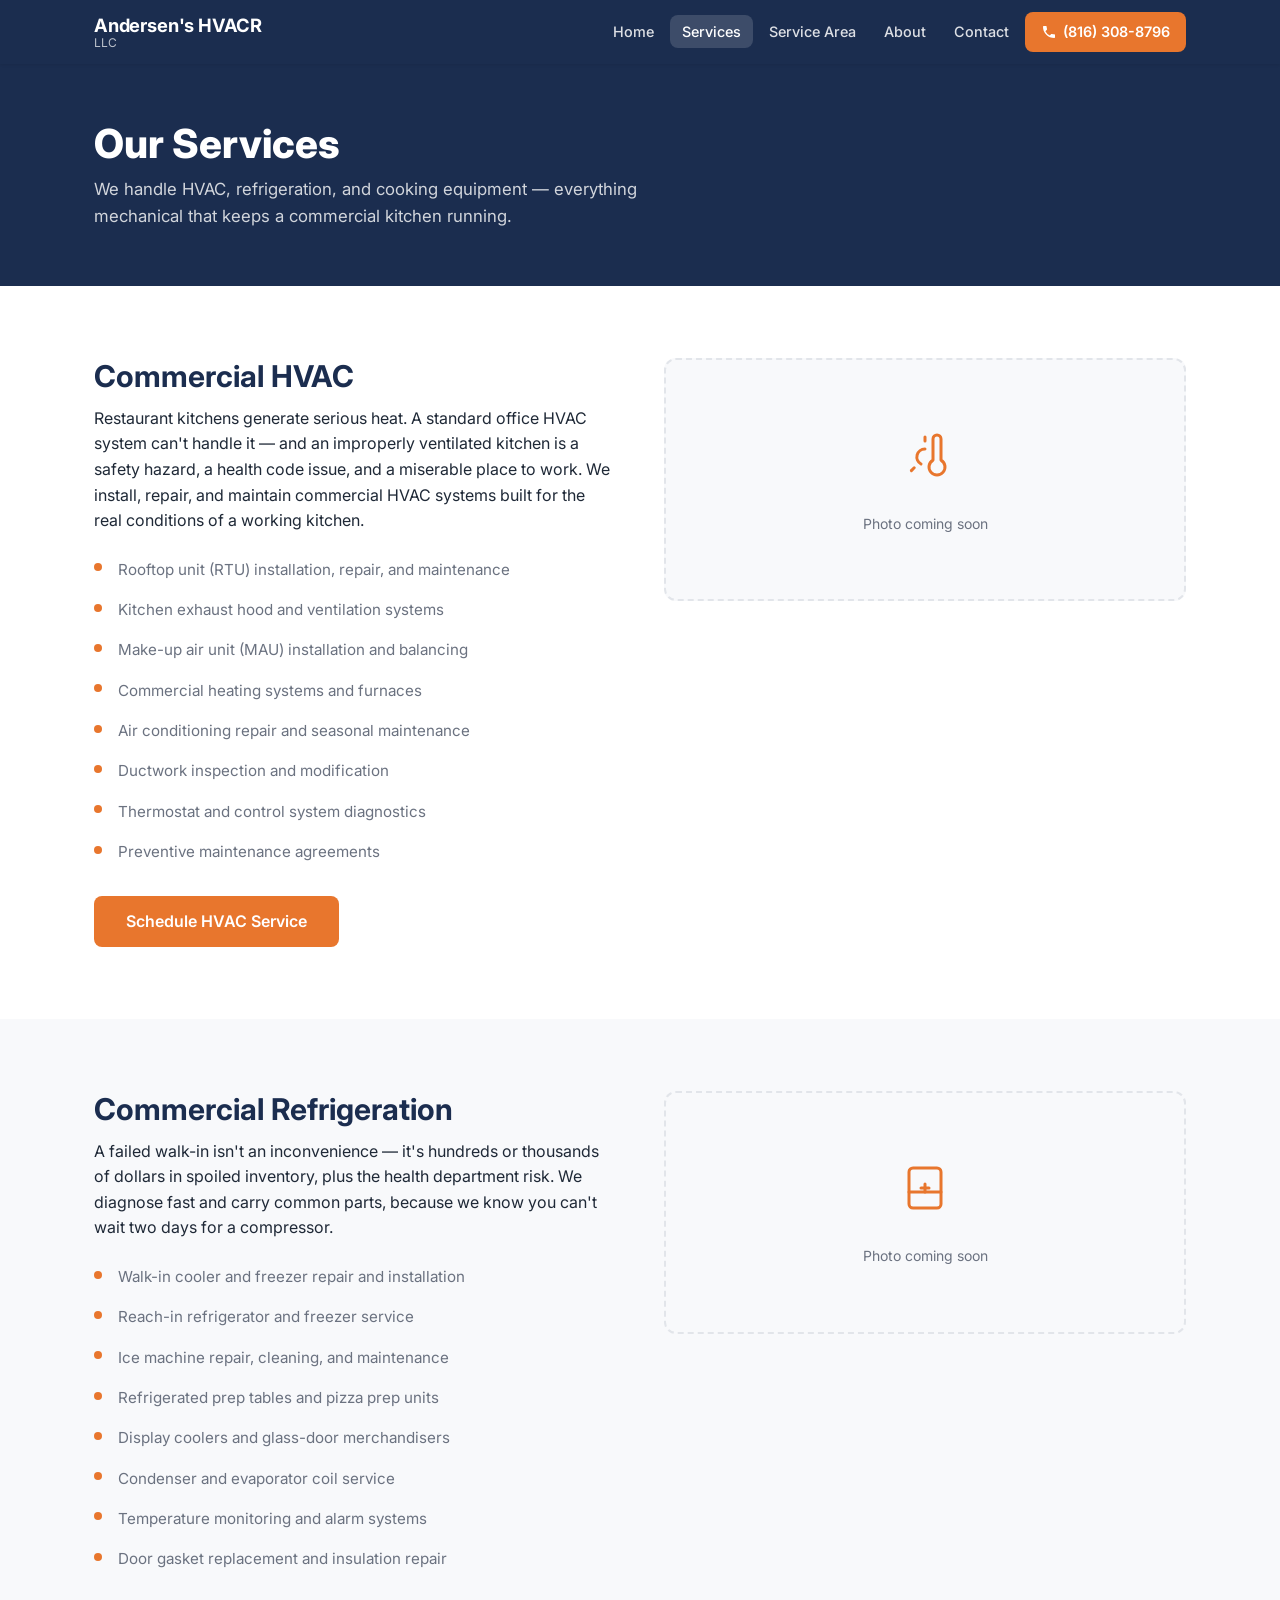
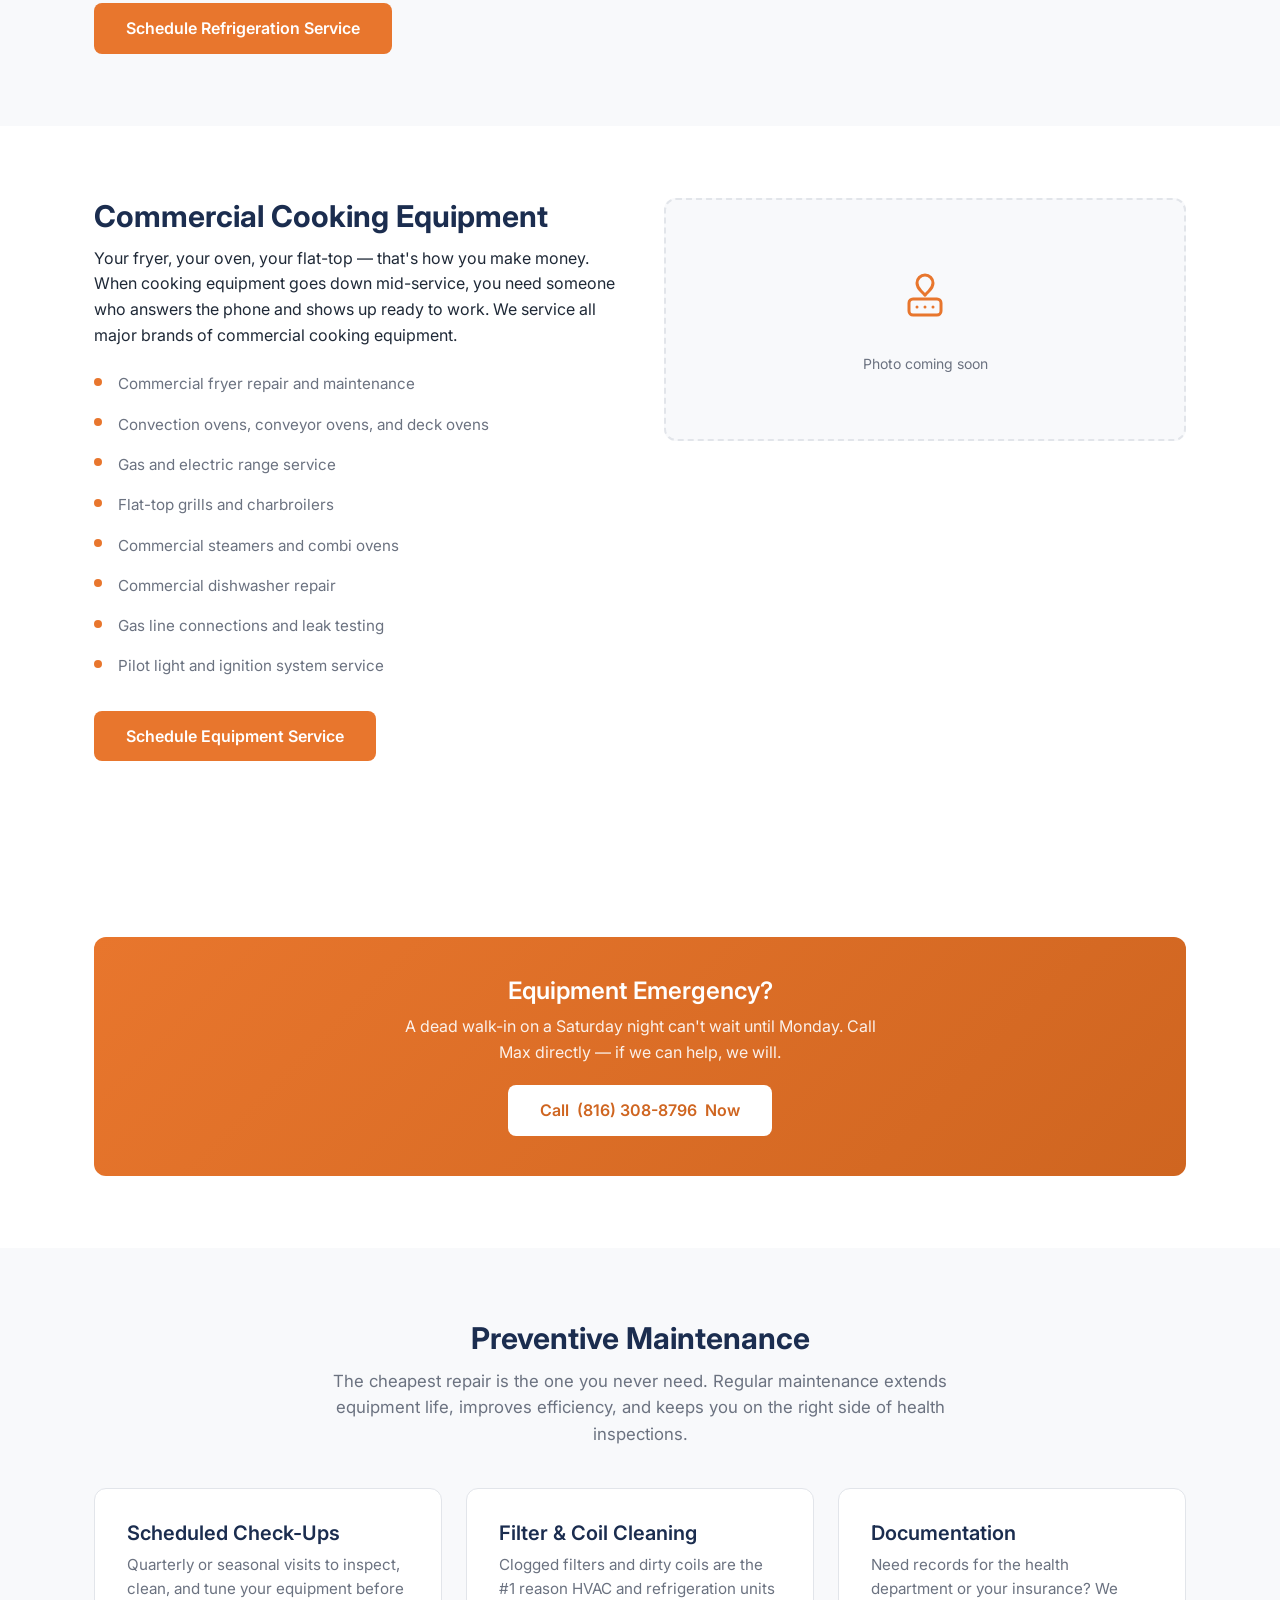
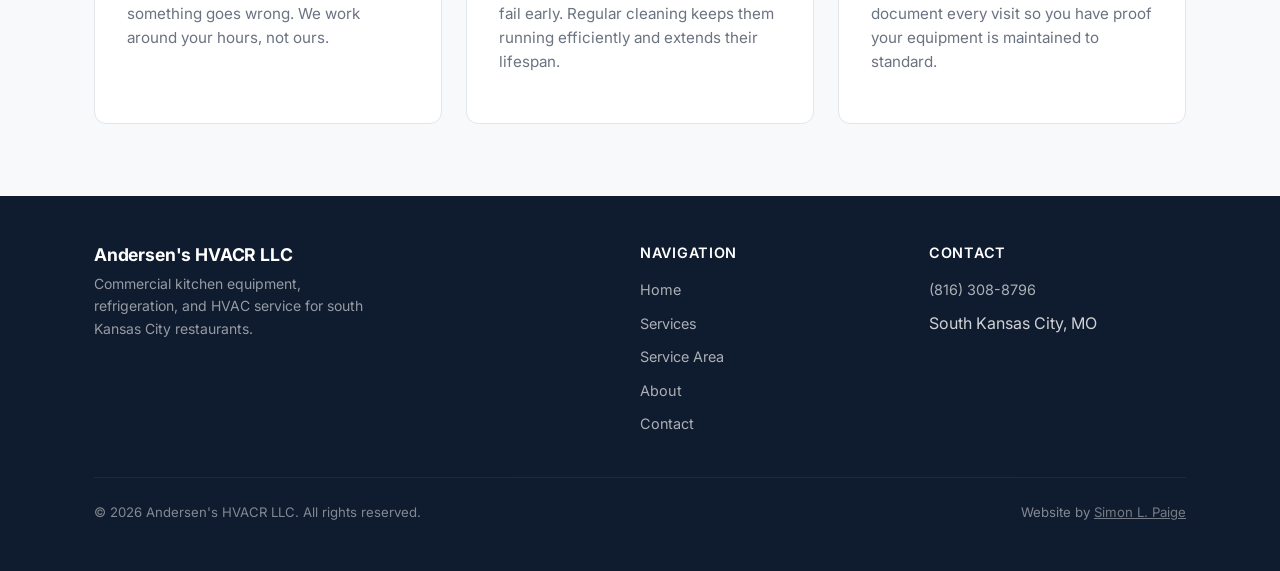
<file: services.html>
<!DOCTYPE html>
<html lang="en">
<head>
    <meta charset="UTF-8">
    <meta name="viewport" content="width=device-width, initial-scale=1.0">
    <meta name="description" content="Andersen's HVACR LLC services — commercial HVAC, refrigeration, and cooking equipment repair for restaurants in south Kansas City.">
    <meta name="theme-color" content="#1b2d4f">

    <meta property="og:title" content="Services — Andersen's HVACR LLC">
    <meta property="og:description" content="Commercial HVAC, refrigeration, and cooking equipment repair for Kansas City restaurants.">
    <meta property="og:type" content="website">

    <title>Services — Andersen's HVACR LLC</title>

    <link rel="preconnect" href="https://fonts.googleapis.com">
    <link rel="preconnect" href="https://fonts.gstatic.com" crossorigin>
    <link href="https://fonts.googleapis.com/css2?family=Inter:wght@400;500;600;700;800&display=swap" rel="stylesheet">
    <link rel="stylesheet" href="css/style.css">

    <script type="application/ld+json">
    {
        "@context": "https://schema.org",
        "@type": "LocalBusiness",
        "name": "Andersen's HVACR LLC",
        "description": "Commercial kitchen equipment, refrigeration, and HVAC service for restaurants in the Kansas City metro area.",
        "url": "https://simonlpaige.github.io/andersen-hvacr/",
        "telephone": "(816) 308-8796",
        "address": {
            "@type": "PostalAddress",
            "addressLocality": "Kansas City",
            "addressRegion": "MO",
            "postalCode": "64113"
        },
        "serviceType": ["HVAC", "Commercial Refrigeration", "Commercial Cooking Equipment Repair"]
    }
    </script>
</head>
<body>

    <a href="#main" class="skip-link">Skip to main content</a>

    <!-- Header -->
    <header role="banner">
        <nav aria-label="Main navigation">
            <div class="container nav-inner">
                <a href="index.html" class="logo" aria-label="Andersen's HVACR LLC home">
                    <span class="logo-text">Andersen's HVACR<span class="logo-llc">LLC</span></span>
                </a>
                <button class="menu-toggle" aria-expanded="false" aria-controls="nav-menu" aria-label="Toggle menu">
                    <span class="hamburger"></span>
                </button>
                <ul id="nav-menu" class="nav-links" role="list">
                    <li><a href="index.html">Home</a></li>
                    <li><a href="services.html" class="active">Services</a></li>
                    <li><a href="area.html">Service Area</a></li>
                    <li><a href="about.html">About</a></li>
                    <li><a href="contact.html">Contact</a></li>
                    <li>
                        <a href="tel:8163088796" class="nav-cta" data-config="phone-link">
                            <svg xmlns="http://www.w3.org/2000/svg" viewBox="0 0 24 24" fill="currentColor" aria-hidden="true"><path d="M6.62 10.79a15.05 15.05 0 006.59 6.59l2.2-2.2a1 1 0 011.01-.24c1.12.37 2.33.57 3.58.57a1 1 0 011 1V20a1 1 0 01-1 1A17 17 0 013 4a1 1 0 011-1h3.5a1 1 0 011 1c0 1.25.2 2.46.57 3.58a1 1 0 01-.24 1.01l-2.2 2.2z"/></svg>
                            <span data-config="phone">(816) 308-8796</span>
                        </a>
                    </li>
                </ul>
            </div>
        </nav>
    </header>

    <!-- Page Header -->
    <section class="page-header" aria-labelledby="page-heading">
        <div class="container">
            <h1 id="page-heading">Our Services</h1>
            <p>We handle HVAC, refrigeration, and cooking equipment — everything mechanical that keeps a commercial kitchen running.</p>
        </div>
    </section>

    <main id="main">

        <!-- HVAC Section -->
        <section id="hvac" class="section" aria-labelledby="hvac-heading">
            <div class="container">
                <div class="service-detail">
                    <div class="service-detail-content">
                        <h2 id="hvac-heading">Commercial HVAC</h2>
                        <p>Restaurant kitchens generate serious heat. A standard office HVAC system can't handle it — and an improperly ventilated kitchen is a safety hazard, a health code issue, and a miserable place to work. We install, repair, and maintain commercial HVAC systems built for the real conditions of a working kitchen.</p>
                        <ul class="service-list">
                            <li>Rooftop unit (RTU) installation, repair, and maintenance</li>
                            <li>Kitchen exhaust hood and ventilation systems</li>
                            <li>Make-up air unit (MAU) installation and balancing</li>
                            <li>Commercial heating systems and furnaces</li>
                            <li>Air conditioning repair and seasonal maintenance</li>
                            <li>Ductwork inspection and modification</li>
                            <li>Thermostat and control system diagnostics</li>
                            <li>Preventive maintenance agreements</li>
                        </ul>
                        <a href="contact.html" class="btn btn-primary" style="margin-top:0.5rem;">Schedule HVAC Service</a>
                    </div>
                    <div class="service-detail-visual" aria-hidden="true">
                        <span class="detail-icon">
                            <svg xmlns="http://www.w3.org/2000/svg" width="48" height="48" viewBox="0 0 24 24" fill="none" stroke="#e8762d" stroke-width="1.5" stroke-linecap="round" stroke-linejoin="round"><path d="M12 9a4 4 0 00-2 7.5"/><path d="M12 3v2"/><path d="M6.6 18.4l-1.4 1.4"/><path d="M20 4v10.54a4 4 0 11-4 0V4a2 2 0 014 0z"/></svg>
                        </span>
                        <p>Photo coming soon</p>
                    </div>
                </div>
            </div>
        </section>

        <!-- Refrigeration Section -->
        <section id="refrigeration" class="section section-alt" aria-labelledby="refrigeration-heading">
            <div class="container">
                <div class="service-detail">
                    <div class="service-detail-content">
                        <h2 id="refrigeration-heading">Commercial Refrigeration</h2>
                        <p>A failed walk-in isn't an inconvenience — it's hundreds or thousands of dollars in spoiled inventory, plus the health department risk. We diagnose fast and carry common parts, because we know you can't wait two days for a compressor.</p>
                        <ul class="service-list">
                            <li>Walk-in cooler and freezer repair and installation</li>
                            <li>Reach-in refrigerator and freezer service</li>
                            <li>Ice machine repair, cleaning, and maintenance</li>
                            <li>Refrigerated prep tables and pizza prep units</li>
                            <li>Display coolers and glass-door merchandisers</li>
                            <li>Condenser and evaporator coil service</li>
                            <li>Temperature monitoring and alarm systems</li>
                            <li>Door gasket replacement and insulation repair</li>
                        </ul>
                        <a href="contact.html" class="btn btn-primary" style="margin-top:0.5rem;">Schedule Refrigeration Service</a>
                    </div>
                    <div class="service-detail-visual" aria-hidden="true">
                        <span class="detail-icon">
                            <svg xmlns="http://www.w3.org/2000/svg" width="48" height="48" viewBox="0 0 24 24" fill="none" stroke="#e8762d" stroke-width="1.5" stroke-linecap="round" stroke-linejoin="round"><rect x="4" y="2" width="16" height="20" rx="2"/><path d="M12 10v4"/><path d="M10 12h4"/><path d="M4 14h16"/></svg>
                        </span>
                        <p>Photo coming soon</p>
                    </div>
                </div>
            </div>
        </section>

        <!-- Cooking Equipment Section -->
        <section id="cooking" class="section" aria-labelledby="cooking-heading">
            <div class="container">
                <div class="service-detail">
                    <div class="service-detail-content">
                        <h2 id="cooking-heading">Commercial Cooking Equipment</h2>
                        <p>Your fryer, your oven, your flat-top — that's how you make money. When cooking equipment goes down mid-service, you need someone who answers the phone and shows up ready to work. We service all major brands of commercial cooking equipment.</p>
                        <ul class="service-list">
                            <li>Commercial fryer repair and maintenance</li>
                            <li>Convection ovens, conveyor ovens, and deck ovens</li>
                            <li>Gas and electric range service</li>
                            <li>Flat-top grills and charbroilers</li>
                            <li>Commercial steamers and combi ovens</li>
                            <li>Commercial dishwasher repair</li>
                            <li>Gas line connections and leak testing</li>
                            <li>Pilot light and ignition system service</li>
                        </ul>
                        <a href="contact.html" class="btn btn-primary" style="margin-top:0.5rem;">Schedule Equipment Service</a>
                    </div>
                    <div class="service-detail-visual" aria-hidden="true">
                        <span class="detail-icon">
                            <svg xmlns="http://www.w3.org/2000/svg" width="48" height="48" viewBox="0 0 24 24" fill="none" stroke="#e8762d" stroke-width="1.5" stroke-linecap="round" stroke-linejoin="round"><path d="M12 12h.01"/><path d="M12 2a4 4 0 00-4 4c0 2 1 3 2 4l2 2 2-2c1-1 2-2 2-4a4 4 0 00-4-4z"/><rect x="4" y="14" width="16" height="8" rx="2"/><line x1="8" y1="18" x2="8" y2="18.01"/><line x1="12" y1="18" x2="12" y2="18.01"/><line x1="16" y1="18" x2="16" y2="18.01"/></svg>
                        </span>
                        <p>Photo coming soon</p>
                    </div>
                </div>
            </div>
        </section>

        <!-- Emergency Callout -->
        <section class="section" aria-labelledby="emergency-heading">
            <div class="container">
                <div class="emergency-callout">
                    <h3 id="emergency-heading">Equipment Emergency?</h3>
                    <p>A dead walk-in on a Saturday night can't wait until Monday. Call Max directly — if we can help, we will.</p>
                    <a href="tel:8163088796" class="btn" data-config="phone-link">
                        Call <span data-config="phone">(816) 308-8796</span> Now
                    </a>
                </div>
            </div>
        </section>

        <!-- Maintenance Note -->
        <section class="section section-alt" aria-labelledby="maintenance-heading">
            <div class="container">
                <div class="section-header">
                    <h2 id="maintenance-heading">Preventive Maintenance</h2>
                    <p>The cheapest repair is the one you never need. Regular maintenance extends equipment life, improves efficiency, and keeps you on the right side of health inspections.</p>
                </div>
                <div class="card-grid" role="list">
                    <div class="service-card" role="listitem">
                        <h3>Scheduled Check-Ups</h3>
                        <p>Quarterly or seasonal visits to inspect, clean, and tune your equipment before something goes wrong. We work around your hours, not ours.</p>
                    </div>
                    <div class="service-card" role="listitem">
                        <h3>Filter &amp; Coil Cleaning</h3>
                        <p>Clogged filters and dirty coils are the #1 reason HVAC and refrigeration units fail early. Regular cleaning keeps them running efficiently and extends their lifespan.</p>
                    </div>
                    <div class="service-card" role="listitem">
                        <h3>Documentation</h3>
                        <p>Need records for the health department or your insurance? We document every visit so you have proof your equipment is maintained to standard.</p>
                    </div>
                </div>
            </div>
        </section>

    </main>

    <!-- Footer -->
    <footer role="contentinfo">
        <div class="container">
            <div class="footer-inner">
                <div class="footer-brand">
                    <span class="logo-text" data-config="name">Andersen's HVACR LLC</span>
                    <p>Commercial kitchen equipment, refrigeration, and HVAC service for south Kansas City restaurants.</p>
                </div>
                <div class="footer-col">
                    <h4>Navigation</h4>
                    <ul>
                        <li><a href="index.html">Home</a></li>
                        <li><a href="services.html">Services</a></li>
                        <li><a href="area.html">Service Area</a></li>
                        <li><a href="about.html">About</a></li>
                        <li><a href="contact.html">Contact</a></li>
                    </ul>
                </div>
                <div class="footer-col">
                    <h4>Contact</h4>
                    <ul>
                        <li><a href="tel:8163088796" data-config="phone-link"><span data-config="phone">(816) 308-8796</span></a></li>
                        <li>South Kansas City, MO</li>
                    </ul>
                </div>
            </div>
            <div class="footer-bottom">
                <p>&copy; <span data-config="year"></span> <span data-config="name">Andersen's HVACR LLC</span>. All rights reserved.</p>
                <p class="credit">Website by <a href="https://simonlpaige.com" target="_blank" rel="noopener">Simon L. Paige</a></p>
            </div>
        </div>
    </footer>

    <script src="js/main.js"></script>
</body>
</html>
</file>
<file: css/style.css>
/* ===========================
   Andersen's HVACR LLC
   ADA Compliant | WCAG 2.1 AA
   Mobile-First Responsive
   =========================== */

/* --- Reset & Base --- */
*, *::before, *::after { box-sizing: border-box; margin: 0; padding: 0; }

:root {
    --color-primary: #1b2d4f;
    --color-primary-light: #2a4270;
    --color-accent: #e8762d;
    --color-accent-dark: #cf6520;
    --color-accent-light: #fdf0e7;
    --color-text: #1f2937;
    --color-text-light: #6b7280;
    --color-bg: #ffffff;
    --color-bg-alt: #f8f9fb;
    --color-bg-dark: #0f1b2e;
    --color-border: #e2e5ea;
    --color-success: #16a34a;
    --color-danger: #dc2626;
    --font-body: 'Inter', system-ui, -apple-system, 'Segoe UI', Roboto, sans-serif;
    --font-heading: var(--font-body);
    --max-width: 1140px;
    --radius: 8px;
    --radius-lg: 12px;
    --shadow-sm: 0 1px 3px rgba(0,0,0,0.08);
    --shadow-md: 0 4px 16px rgba(0,0,0,0.1);
    --shadow-lg: 0 8px 30px rgba(0,0,0,0.12);
}

html { scroll-behavior: smooth; font-size: 100%; }

body {
    font-family: var(--font-body);
    color: var(--color-text);
    background: var(--color-bg);
    line-height: 1.6;
    -webkit-font-smoothing: antialiased;
    -moz-osx-font-smoothing: grayscale;
}

img { max-width: 100%; height: auto; display: block; }

/* --- Skip Link (ADA) --- */
.skip-link {
    position: absolute;
    top: -100%;
    left: 1rem;
    background: var(--color-accent);
    color: #fff;
    padding: 0.75rem 1.5rem;
    border-radius: var(--radius);
    z-index: 9999;
    font-weight: 600;
    text-decoration: none;
}
.skip-link:focus {
    top: 1rem;
    outline: 3px solid var(--color-primary);
    outline-offset: 2px;
}

/* --- Focus Styles (ADA) --- */
:focus-visible {
    outline: 3px solid var(--color-accent);
    outline-offset: 2px;
}

/* --- Screen Reader Only (ADA) --- */
.sr-only {
    position: absolute;
    width: 1px;
    height: 1px;
    padding: 0;
    margin: -1px;
    overflow: hidden;
    clip: rect(0, 0, 0, 0);
    white-space: nowrap;
    border: 0;
}

/* --- Container --- */
.container {
    max-width: var(--max-width);
    margin: 0 auto;
    padding: 0 1.5rem;
}

/* --- Typography --- */
h1, h2, h3, h4 {
    font-family: var(--font-heading);
    line-height: 1.2;
    margin-bottom: 0.75rem;
    color: var(--color-primary);
}
h1 { font-size: 2.5rem; font-weight: 800; }
h2 { font-size: 1.875rem; font-weight: 700; }
h3 { font-size: 1.25rem; font-weight: 600; }
h4 { font-size: 1.1rem; font-weight: 600; }
p { margin-bottom: 1rem; }
a { color: var(--color-accent); text-decoration: underline; }
a:hover { color: var(--color-accent-dark); }

/* --- Navigation --- */
header {
    position: sticky;
    top: 0;
    background: var(--color-primary);
    z-index: 100;
    box-shadow: var(--shadow-sm);
}
.nav-inner {
    display: flex;
    align-items: center;
    justify-content: space-between;
    padding-top: 0;
    padding-bottom: 0;
    min-height: 64px;
}
.logo {
    text-decoration: none;
    color: #fff;
    display: flex;
    align-items: center;
    gap: 0.5rem;
}
.logo-text {
    font-size: 1.15rem;
    font-weight: 700;
    letter-spacing: -0.01em;
    line-height: 1.2;
}
.logo-text .logo-llc {
    font-size: 0.75rem;
    font-weight: 400;
    opacity: 0.7;
    display: block;
}
.nav-links {
    display: flex;
    list-style: none;
    gap: 0.25rem;
    align-items: center;
}
.nav-links a {
    text-decoration: none;
    color: rgba(255,255,255,0.85);
    font-weight: 500;
    font-size: 0.9rem;
    padding: 0.5rem 0.75rem;
    border-radius: var(--radius);
    transition: background 0.2s, color 0.2s;
}
.nav-links a:hover,
.nav-links a:focus-visible {
    background: rgba(255,255,255,0.1);
    color: #fff;
}
.nav-links a.active {
    background: rgba(255,255,255,0.15);
    color: #fff;
}
.nav-cta {
    display: inline-flex;
    align-items: center;
    gap: 0.4rem;
    background: var(--color-accent) !important;
    color: #fff !important;
    font-weight: 600 !important;
    padding: 0.5rem 1rem !important;
    border-radius: var(--radius) !important;
    text-decoration: none !important;
    font-size: 0.9rem !important;
    white-space: nowrap;
    transition: background 0.2s !important;
}
.nav-cta:hover {
    background: var(--color-accent-dark) !important;
}
.nav-cta svg {
    width: 16px;
    height: 16px;
    flex-shrink: 0;
}

/* Mobile menu toggle */
.menu-toggle {
    display: none;
    background: none;
    border: none;
    cursor: pointer;
    padding: 0.5rem;
}
.hamburger,
.hamburger::before,
.hamburger::after {
    display: block;
    width: 24px;
    height: 2px;
    background: #fff;
    transition: transform 0.3s;
}
.hamburger { position: relative; }
.hamburger::before,
.hamburger::after {
    content: '';
    position: absolute;
    left: 0;
}
.hamburger::before { top: -7px; }
.hamburger::after { top: 7px; }
/* Hamburger open state */
.menu-toggle[aria-expanded="true"] .hamburger { background: transparent; }
.menu-toggle[aria-expanded="true"] .hamburger::before { top: 0; transform: rotate(45deg); }
.menu-toggle[aria-expanded="true"] .hamburger::after { top: 0; transform: rotate(-45deg); }

/* --- Hero --- */
.hero {
    background: linear-gradient(135deg, var(--color-primary) 0%, var(--color-bg-dark) 100%);
    color: #fff;
    padding: 5rem 0 4rem;
    position: relative;
    overflow: hidden;
}
.hero::before {
    content: '';
    position: absolute;
    top: -50%;
    right: -20%;
    width: 60%;
    height: 200%;
    background: radial-gradient(ellipse, rgba(232,118,45,0.12) 0%, transparent 70%);
    pointer-events: none;
}
.hero .container {
    position: relative;
    z-index: 1;
}
.hero h1 {
    color: #fff;
    font-size: 2.75rem;
    margin-bottom: 1rem;
    max-width: 700px;
}
.hero-sub {
    font-size: 1.2rem;
    opacity: 0.9;
    margin-bottom: 2rem;
    max-width: 560px;
    line-height: 1.6;
}
.hero-actions {
    display: flex;
    gap: 1rem;
    flex-wrap: wrap;
    align-items: center;
}

/* --- Buttons --- */
.btn {
    display: inline-flex;
    align-items: center;
    gap: 0.5rem;
    padding: 0.875rem 2rem;
    border-radius: var(--radius);
    font-weight: 600;
    font-size: 1rem;
    text-decoration: none;
    cursor: pointer;
    border: none;
    transition: background 0.2s, transform 0.1s, box-shadow 0.2s;
    line-height: 1.4;
}
.btn:hover { transform: translateY(-1px); }
.btn:active { transform: translateY(0); }
.btn-primary {
    background: var(--color-accent);
    color: #fff;
}
.btn-primary:hover {
    background: var(--color-accent-dark);
    color: #fff;
    box-shadow: var(--shadow-md);
}
.btn-outline {
    background: transparent;
    color: #fff;
    border: 2px solid rgba(255,255,255,0.4);
}
.btn-outline:hover {
    background: rgba(255,255,255,0.1);
    border-color: rgba(255,255,255,0.7);
    color: #fff;
}
.btn-dark {
    background: var(--color-primary);
    color: #fff;
}
.btn-dark:hover {
    background: var(--color-primary-light);
    color: #fff;
}

/* --- Sections --- */
.section { padding: 4.5rem 0; }
.section-alt { background: var(--color-bg-alt); }
.section-dark {
    background: var(--color-primary);
    color: #fff;
}
.section-dark h2,
.section-dark h3 { color: #fff; }
.section-header {
    text-align: center;
    margin-bottom: 2.5rem;
    max-width: 640px;
    margin-left: auto;
    margin-right: auto;
}
.section-header p {
    color: var(--color-text-light);
    font-size: 1.05rem;
}
.section-dark .section-header p {
    color: rgba(255,255,255,0.75);
}

/* --- Service Cards --- */
.card-grid {
    display: grid;
    grid-template-columns: repeat(auto-fit, minmax(300px, 1fr));
    gap: 1.5rem;
}
.service-card {
    background: var(--color-bg);
    border: 1px solid var(--color-border);
    border-radius: var(--radius-lg);
    padding: 2rem;
    transition: box-shadow 0.2s, transform 0.2s;
}
.service-card:hover {
    box-shadow: var(--shadow-md);
    transform: translateY(-2px);
}
.service-card-icon {
    width: 52px;
    height: 52px;
    background: var(--color-accent-light);
    border-radius: var(--radius);
    display: flex;
    align-items: center;
    justify-content: center;
    margin-bottom: 1.25rem;
    font-size: 1.5rem;
}
.service-card h3 {
    color: var(--color-primary);
    margin-bottom: 0.5rem;
}
.service-card p {
    color: var(--color-text-light);
    font-size: 0.95rem;
    margin-bottom: 1rem;
}
.service-card .card-link {
    font-weight: 600;
    font-size: 0.9rem;
    text-decoration: none;
    display: inline-flex;
    align-items: center;
    gap: 0.3rem;
}
.service-card .card-link:hover {
    text-decoration: underline;
}

/* --- Trust Bar --- */
.trust-bar {
    display: grid;
    grid-template-columns: repeat(auto-fit, minmax(200px, 1fr));
    gap: 1.5rem;
    text-align: center;
}
.trust-item {
    padding: 1.5rem 1rem;
}
.trust-icon {
    font-size: 2rem;
    margin-bottom: 0.5rem;
    display: block;
}
.trust-item h3 {
    font-size: 1rem;
    color: #fff;
    margin-bottom: 0.25rem;
}
.trust-item p {
    font-size: 0.875rem;
    opacity: 0.75;
    margin-bottom: 0;
}

/* --- Area Grid --- */
.area-grid {
    display: grid;
    grid-template-columns: repeat(auto-fit, minmax(180px, 1fr));
    gap: 0.75rem;
}
.area-tag {
    background: var(--color-bg);
    border: 1px solid var(--color-border);
    border-radius: var(--radius);
    padding: 0.75rem 1rem;
    text-align: center;
    font-weight: 500;
    font-size: 0.95rem;
    transition: border-color 0.2s, box-shadow 0.2s;
}
.area-tag:hover {
    border-color: var(--color-accent);
    box-shadow: var(--shadow-sm);
}

/* --- About --- */
.about-content {
    display: grid;
    grid-template-columns: 1fr 1fr;
    gap: 3rem;
    align-items: center;
}
.about-text h2 {
    text-align: left;
}
.about-placeholder {
    background: var(--color-bg-alt);
    border: 2px dashed var(--color-border);
    border-radius: var(--radius-lg);
    padding: 3rem;
    text-align: center;
    color: var(--color-text-light);
    font-size: 0.9rem;
}

/* --- Info Grid --- */
.info-grid {
    display: grid;
    grid-template-columns: repeat(auto-fit, minmax(240px, 1fr));
    gap: 2rem;
    text-align: center;
}
.info-item { padding: 1.5rem; }
.info-icon { font-size: 2rem; display: block; margin-bottom: 0.5rem; }
.info-item address { font-style: normal; }
.info-item a { color: var(--color-accent); }

/* --- Contact Form --- */
.contact-form {
    max-width: 620px;
    margin: 0 auto;
}
.contact-split {
    display: grid;
    grid-template-columns: 1fr 1fr;
    gap: 3rem;
    align-items: start;
}
.contact-info-block h3 {
    margin-bottom: 1.25rem;
}
.contact-detail {
    display: flex;
    gap: 0.75rem;
    margin-bottom: 1.25rem;
    align-items: flex-start;
}
.contact-detail-icon {
    width: 40px;
    height: 40px;
    background: var(--color-accent-light);
    border-radius: var(--radius);
    display: flex;
    align-items: center;
    justify-content: center;
    flex-shrink: 0;
    font-size: 1.1rem;
}
.contact-detail-text h4 {
    margin-bottom: 0.15rem;
    font-size: 0.95rem;
}
.contact-detail-text p {
    margin-bottom: 0;
    font-size: 0.9rem;
    color: var(--color-text-light);
}
.contact-detail-text a {
    color: var(--color-accent);
    text-decoration: none;
}
.contact-detail-text a:hover {
    text-decoration: underline;
}

.form-group { margin-bottom: 1.25rem; }
.form-row {
    display: grid;
    grid-template-columns: 1fr 1fr;
    gap: 1rem;
}
.form-group label {
    display: block;
    font-weight: 600;
    margin-bottom: 0.375rem;
    font-size: 0.9rem;
}
.required { color: var(--color-danger); }
.form-group input,
.form-group textarea,
.form-group select {
    width: 100%;
    padding: 0.75rem;
    border: 1px solid var(--color-border);
    border-radius: var(--radius);
    font-size: 1rem;
    font-family: var(--font-body);
    color: var(--color-text);
    background: var(--color-bg);
    transition: border-color 0.2s, box-shadow 0.2s;
    appearance: none;
    -webkit-appearance: none;
}
.form-group select {
    background-image: url("data:image/svg+xml,%3Csvg xmlns='http://www.w3.org/2000/svg' width='12' height='8'%3E%3Cpath d='M1 1l5 5 5-5' stroke='%236b7280' fill='none' stroke-width='1.5'/%3E%3C/svg%3E");
    background-repeat: no-repeat;
    background-position: right 0.75rem center;
    padding-right: 2.5rem;
}
.form-group input:focus,
.form-group textarea:focus,
.form-group select:focus {
    border-color: var(--color-accent);
    outline: none;
    box-shadow: 0 0 0 3px rgba(232,118,45,0.15);
}
.form-group input[aria-invalid="true"],
.form-group textarea[aria-invalid="true"],
.form-group select[aria-invalid="true"] {
    border-color: var(--color-danger);
    box-shadow: 0 0 0 3px rgba(220,38,38,0.1);
}
.error-msg {
    color: var(--color-danger);
    font-size: 0.825rem;
    display: block;
    margin-top: 0.25rem;
}

/* --- Emergency Callout --- */
.emergency-callout {
    background: linear-gradient(135deg, var(--color-accent), var(--color-accent-dark));
    color: #fff;
    border-radius: var(--radius-lg);
    padding: 2.5rem;
    text-align: center;
    margin-top: 2rem;
}
.emergency-callout h3 {
    color: #fff;
    font-size: 1.5rem;
    margin-bottom: 0.5rem;
}
.emergency-callout p {
    opacity: 0.9;
    margin-bottom: 1.25rem;
    max-width: 500px;
    margin-left: auto;
    margin-right: auto;
}
.emergency-callout .btn {
    background: #fff;
    color: var(--color-accent-dark);
}
.emergency-callout .btn:hover {
    background: #f0f0f0;
}

/* --- Services Detail (services.html) --- */
.service-detail {
    display: grid;
    grid-template-columns: 1fr 1fr;
    gap: 3rem;
    align-items: start;
    margin-bottom: 3rem;
    padding-bottom: 3rem;
    border-bottom: 1px solid var(--color-border);
}
.service-detail:last-child {
    border-bottom: none;
    margin-bottom: 0;
    padding-bottom: 0;
}
.service-detail:nth-child(even) {
    direction: rtl;
}
.service-detail:nth-child(even) > * {
    direction: ltr;
}
.service-detail-content h3 {
    font-size: 1.5rem;
    margin-bottom: 1rem;
}
.service-list {
    list-style: none;
    margin: 1rem 0;
}
.service-list li {
    padding: 0.5rem 0;
    padding-left: 1.5rem;
    position: relative;
    font-size: 0.95rem;
    color: var(--color-text-light);
}
.service-list li::before {
    content: '';
    position: absolute;
    left: 0;
    top: 0.85rem;
    width: 8px;
    height: 8px;
    background: var(--color-accent);
    border-radius: 50%;
}
.service-detail-visual {
    background: var(--color-bg-alt);
    border: 2px dashed var(--color-border);
    border-radius: var(--radius-lg);
    padding: 4rem 2rem;
    text-align: center;
    display: flex;
    flex-direction: column;
    align-items: center;
    justify-content: center;
    gap: 0.75rem;
}
.service-detail-visual .detail-icon {
    font-size: 3rem;
}
.service-detail-visual p {
    color: var(--color-text-light);
    font-size: 0.875rem;
    margin-bottom: 0;
}

/* --- Page Header --- */
.page-header {
    background: var(--color-primary);
    color: #fff;
    padding: 3.5rem 0 2.5rem;
}
.page-header h1 {
    color: #fff;
    margin-bottom: 0.5rem;
}
.page-header p {
    opacity: 0.8;
    max-width: 560px;
    font-size: 1.05rem;
}

/* --- Map Placeholder --- */
.map-placeholder {
    background: var(--color-bg-alt);
    border: 2px dashed var(--color-border);
    border-radius: var(--radius-lg);
    padding: 4rem 2rem;
    text-align: center;
    color: var(--color-text-light);
}

/* --- Footer --- */
footer {
    background: var(--color-bg-dark);
    color: rgba(255,255,255,0.8);
    padding: 3rem 0 2rem;
}
.footer-inner {
    display: grid;
    grid-template-columns: 2fr 1fr 1fr;
    gap: 2rem;
    margin-bottom: 2rem;
}
.footer-brand .logo-text {
    color: #fff;
    font-size: 1.1rem;
    display: block;
    margin-bottom: 0.5rem;
}
.footer-brand p {
    font-size: 0.875rem;
    opacity: 0.7;
    max-width: 280px;
}
.footer-col h4 {
    color: #fff;
    font-size: 0.9rem;
    text-transform: uppercase;
    letter-spacing: 0.05em;
    margin-bottom: 1rem;
}
.footer-col ul {
    list-style: none;
}
.footer-col li {
    margin-bottom: 0.5rem;
}
.footer-col a {
    color: rgba(255,255,255,0.65);
    text-decoration: none;
    font-size: 0.9rem;
    transition: color 0.2s;
}
.footer-col a:hover {
    color: var(--color-accent);
}
.footer-bottom {
    border-top: 1px solid rgba(255,255,255,0.1);
    padding-top: 1.5rem;
    display: flex;
    justify-content: space-between;
    align-items: center;
    font-size: 0.825rem;
    opacity: 0.6;
}
.footer-bottom a {
    color: rgba(255,255,255,0.7);
}
.credit a:hover {
    color: var(--color-accent);
}

/* --- Responsive --- */
@media (max-width: 900px) {
    .about-content,
    .service-detail,
    .contact-split {
        grid-template-columns: 1fr;
        gap: 2rem;
    }
    .service-detail:nth-child(even) {
        direction: ltr;
    }
    .footer-inner {
        grid-template-columns: 1fr;
        gap: 1.5rem;
    }
}

@media (max-width: 768px) {
    h1 { font-size: 2rem; }
    h2 { font-size: 1.5rem; }
    .hero { padding: 3.5rem 0 3rem; }
    .hero h1 { font-size: 2rem; }

    .menu-toggle { display: block; }
    .nav-links {
        display: none;
        position: absolute;
        top: 100%;
        left: 0;
        right: 0;
        background: var(--color-primary);
        flex-direction: column;
        padding: 0.5rem 1.5rem 1rem;
        gap: 0;
        border-top: 1px solid rgba(255,255,255,0.1);
        box-shadow: 0 4px 12px rgba(0,0,0,0.2);
    }
    .nav-links.open { display: flex; }
    .nav-links li {
        padding: 0;
        border-bottom: 1px solid rgba(255,255,255,0.08);
    }
    .nav-links li:last-child { border-bottom: none; }
    .nav-links a {
        display: block;
        padding: 0.75rem 0;
        border-radius: 0;
    }
    .nav-cta {
        margin-top: 0.5rem;
        text-align: center;
        justify-content: center;
    }

    .section { padding: 2.5rem 0; }
    .form-row { grid-template-columns: 1fr; }
    .card-grid { grid-template-columns: 1fr; }

    .hero-actions {
        flex-direction: column;
        align-items: flex-start;
    }

    .footer-bottom {
        flex-direction: column;
        gap: 0.5rem;
        text-align: center;
    }
}

/* --- Reduced Motion (ADA) --- */
@media (prefers-reduced-motion: reduce) {
    html { scroll-behavior: auto; }
    .btn,
    .service-card,
    .nav-links a,
    .footer-col a { transition: none; }
}

/* --- High Contrast Mode (ADA) --- */
@media (forced-colors: active) {
    .btn { border: 2px solid currentColor; }
    .service-card { border: 2px solid currentColor; }
    .area-tag { border: 2px solid currentColor; }
    .nav-cta { border: 2px solid currentColor; }
}

/* --- Print --- */
@media print {
    header, .hero .btn, .contact-form, .map-placeholder, .emergency-callout { display: none; }
    .hero { background: none; color: #000; padding: 1rem 0; }
    .hero h1 { color: #000; }
    .section { padding: 1rem 0; }
    .section-dark { background: none; color: #000; }
    .section-dark h2, .section-dark h3 { color: #000; }
    footer { background: none; color: #000; border-top: 1px solid #000; }
}
</file>
